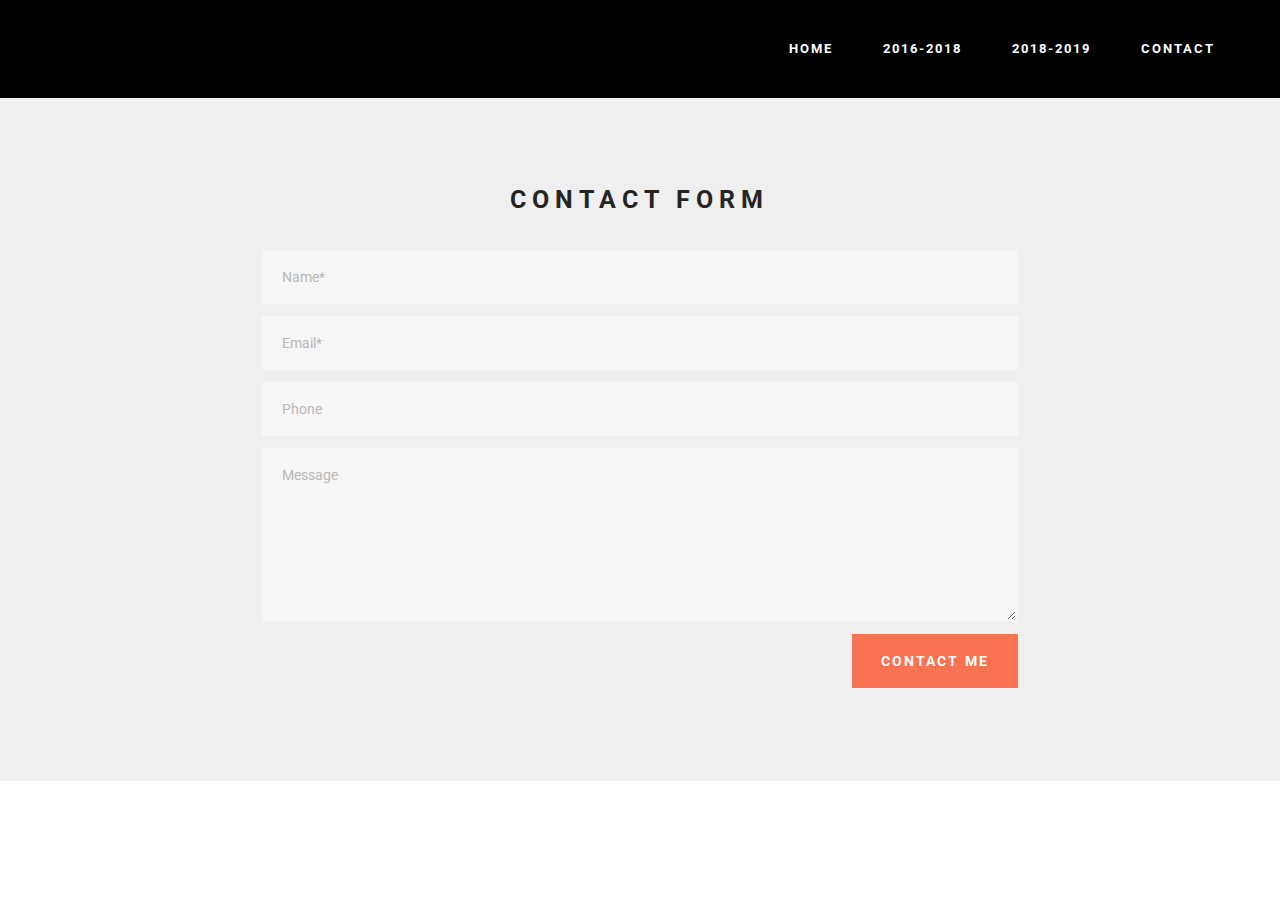
<file: page1.html>
<!DOCTYPE html>
<html >
<head>
  <!-- Site made with Mobirise Website Builder v4.8.3, https://mobirise.com -->
  <meta charset="UTF-8">
  <meta http-equiv="X-UA-Compatible" content="IE=edge">
  <meta name="generator" content="Mobirise v4.8.3, mobirise.com">
  <meta name="viewport" content="width=device-width, initial-scale=1, minimum-scale=1">
  <link rel="shortcut icon" href="assets/images/logo.png" type="image/x-icon">
  <meta name="description" content="Website Builder Description">
  <title>contact</title>
  <link rel="stylesheet" href="https://fonts.googleapis.com/css?family=Roboto:700,400&subset=cyrillic,latin,greek,vietnamese">
  <link rel="stylesheet" href="assets/bootstrap/css/bootstrap.min.css">
  <link rel="stylesheet" href="assets/mobirise/css/style.css">
  <link rel="stylesheet" href="assets/mobirise/css/mbr-additional.css" type="text/css">
  
  
  
</head>
<body>

<!-- Google Analytics -->
<!-- Global site tag (gtag.js) - Google Analytics -->
<script async src="https://www.googletagmanager.com/gtag/js?id=UA-114905351-1"></script>
<script>
  window.dataLayer = window.dataLayer || [];
  function gtag(){dataLayer.push(arguments);}
  gtag('js', new Date());

  gtag('config', 'UA-114905351-1');
</script>


<!-- /Google Analytics -->


  <section class="mbr-navbar mbr-navbar--freeze mbr-navbar--absolute mbr-navbar--auto-collapse" id="ext_menu-2b" data-rv-view="271">
    <div class="mbr-navbar__section mbr-section">
        <div class="mbr-section__container container">
            <div class="mbr-navbar__container">
                
                <div class="mbr-navbar__hamburger mbr-hamburger"><span class="mbr-hamburger__line"></span></div>
                <div class="mbr-navbar__column mbr-navbar__menu">
                    <nav class="mbr-navbar__menu-box mbr-navbar__menu-box--inline-right">
                        <div class="mbr-navbar__column">
                            <ul class="mbr-navbar__items mbr-navbar__items--right float-left mbr-buttons mbr-buttons--freeze mbr-buttons--right btn-decorator mbr-buttons--active mbr-buttons--only-links"><li class="mbr-navbar__item"><a class="mbr-buttons__link btn text-white" href="index.html">HOME</a></li> <li class="mbr-navbar__item"><a class="mbr-buttons__link btn text-white" href="page4.html">2016-2018</a></li> <li class="mbr-navbar__item"><a class="mbr-buttons__link btn text-white" href="page3.html">2018-2019</a></li><li class="mbr-navbar__item"><a class="mbr-buttons__link btn text-white" href="page1.html">CONTACT</a></li></ul>                            
                            
                        </div>
                    </nav>
                </div>
            </div>
        </div>
    </div>
</section>

<section class="engine"><a href="https://mobiri.se/v">free html templates</a></section><section class="mbr-section mbr-section--relative mbr-section--fixed-size mbr-after-navbar" id="form1-2c" data-rv-view="273" style="background-color: rgb(239, 239, 239);">
    
    <div class="mbr-section__container mbr-section__container--std-padding container" style="padding-top: 93px; padding-bottom: 93px;">
        <div class="row">
            <div class="col-sm-12">
                <div class="row">
                    <div class="col-sm-8 col-sm-offset-2" data-form-type="formoid">
                        <div class="mbr-header mbr-header--center mbr-header--std-padding">
                            <h2 class="mbr-header__text">CONTACT FORM</h2>
                        </div>
                        <div data-form-alert="true">
                            <div class="hide" data-form-alert-success="true">Thanks for filling out form!</div>
                        </div>
                        <form action="https://mobirise.com/" method="post" data-form-title="CONTACT FORM">
                            <input type="hidden" value="unWQYmpKpbKLz4pY7gVugtG89Hke8fah8rHQ3zdODl+DTwznrwC3jhVwMJe1ETJ9z4Ptq5Srkqfujoxr86+U5U8rfALzkqOuTjlwuz0vW1oXAq+dHmNxcHNhbIJRXvcp" data-form-email="true">
                            <div class="form-group">
                                <input type="text" class="form-control" name="name" required="" placeholder="Name*" data-form-field="Name">
                            </div>
                            <div class="form-group">
                                <input type="email" class="form-control" name="email" required="" placeholder="Email*" data-form-field="Email">
                            </div>
                            <div class="form-group">
                                <input type="tel" class="form-control" name="phone" placeholder="Phone" data-form-field="Phone">
                            </div>
                            <div class="form-group">
                                <textarea class="form-control" name="message" rows="7" placeholder="Message" data-form-field="Message"></textarea>
                            </div>
                            <div class="mbr-buttons mbr-buttons--right"><button type="submit" class="mbr-buttons__btn btn btn-lg btn-danger">CONTACT ME</button></div>
                        </form>
                    </div>
                </div>
            </div>
        </div>
    </div>
</section>


  <script src="assets/web/assets/jquery/jquery.min.js"></script>
  <script src="assets/bootstrap/js/bootstrap.min.js"></script>
  <script src="assets/smooth-scroll/smooth-scroll.js"></script>
  <script src="assets/cookies-alert-plugin/cookies-alert-core.js"></script>
  <script src="assets/cookies-alert-plugin/cookies-alert-script.js"></script>
  <!--[if lte IE 9]>
    <script src="assets/jquery-placeholder/jquery.placeholder.min.js"></script>
  <![endif]-->
  <script src="assets/mobirise/js/script.js"></script>
  <script src="assets/formoid/formoid.min.js"></script>
  
  
<input name="cookieData" type="hidden" data-cookie-text="We use cookies to give you the best experience. Read our <a href='privacy.html'>cookie policy</a>.">
  </body>
</html>
</file>
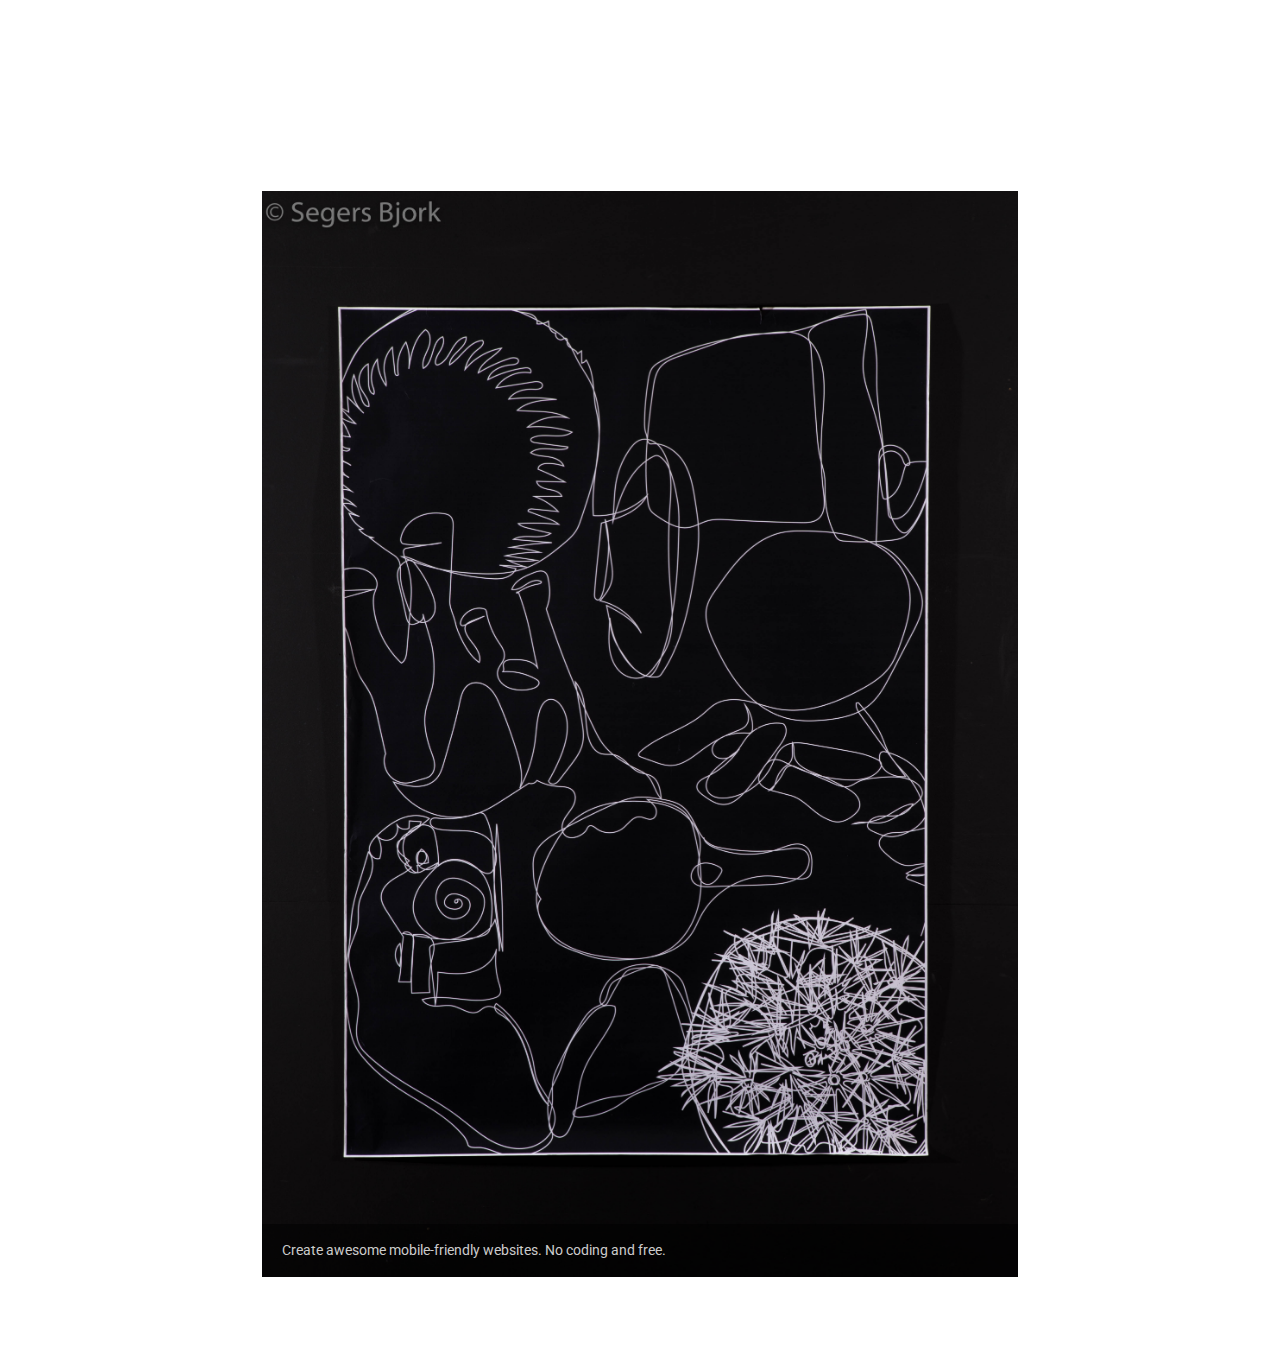
<file: page2.html>
<!DOCTYPE html>
<html>
<head>
  <!-- Site made with Mobirise Website Builder v4.3.2, https://mobirise.com -->
  <meta charset="UTF-8">
  <meta http-equiv="X-UA-Compatible" content="IE=edge">
  <meta name="generator" content="Mobirise v4.3.2, mobirise.com">
  <meta name="viewport" content="width=device-width, initial-scale=1">
  <link rel="shortcut icon" href="assets/images/logo.png" type="image/x-icon">
  <meta name="description" content="">
  <title>verzameling</title>
  <link rel="stylesheet" href="https://fonts.googleapis.com/css?family=Roboto:700,400&subset=cyrillic,latin,greek,vietnamese">
  <link rel="stylesheet" href="assets/bootstrap/css/bootstrap.min.css">
  <link rel="stylesheet" href="assets/mobirise/css/style.css">
  <link rel="stylesheet" href="assets/dropdown-menu/style.css">
  <link rel="stylesheet" href="assets/mobirise/css/mbr-additional.css" type="text/css">
  
  
  
</head>
<body>
<section id="dropdown-menu-q" data-rv-view="60">

    <nav class="navbar navbar-dropdown transparent bg-color">

        <div class="container">

            <div class="navbar-brand">
                
                <a class="text-white" href="https://mobirise.com">Bjork Segers - Portfolio<br></a>
            </div>

            <button class="navbar-toggler pull-xs-right hidden-md-up" type="button" data-toggle="collapse" data-target="#exCollapsingNavbar">
                <div class="hamburger-icon"></div>
            </button>

            <ul class="nav-dropdown collapse pull-xs-right navbar-toggleable-sm nav navbar-nav" id="exCollapsingNavbar"><li class="nav-item"><a class="nav-link link" href="https://mobirise.com/"></a></li></ul>

        </div>

    </nav>

</section>

<section class="engine"><a href="https://mobirise.co/o">bootstrap buttons</a></section><section class="mbr-section mbr-after-navbar" id="image2-1t" data-rv-view="62">
    <div class="mbr-section__container container mbr-section__container--isolated">
        <div class="row">
            <div class="col-sm-8 col-sm-offset-2">
                <figure class="mbr-figure mbr-figure--wysiwyg mbr-figure--full-width mbr-figure--caption-inside-bottom">

                    <div><img src="assets/images/afb-5.jpg" class="mbr-figure__img"></div>
                    <figcaption class="mbr-figure__caption">
                        <small class="mbr-figure__caption-small">Create awesome mobile-friendly websites. No coding and free.</small>
                    </figcaption>
                </figure>
            </div>
        </div>
    </div>
</section>


  <script src="assets/web/assets/jquery/jquery.min.js"></script>
  <script src="assets/bootstrap/js/bootstrap.min.js"></script>
  <script src="assets/smooth-scroll/smooth-scroll.js"></script>
  <script src="assets/mobirise/js/script.js"></script>
  <script src="assets/dropdown-menu/script.js"></script>
  
  
</body>
</html>
</file>
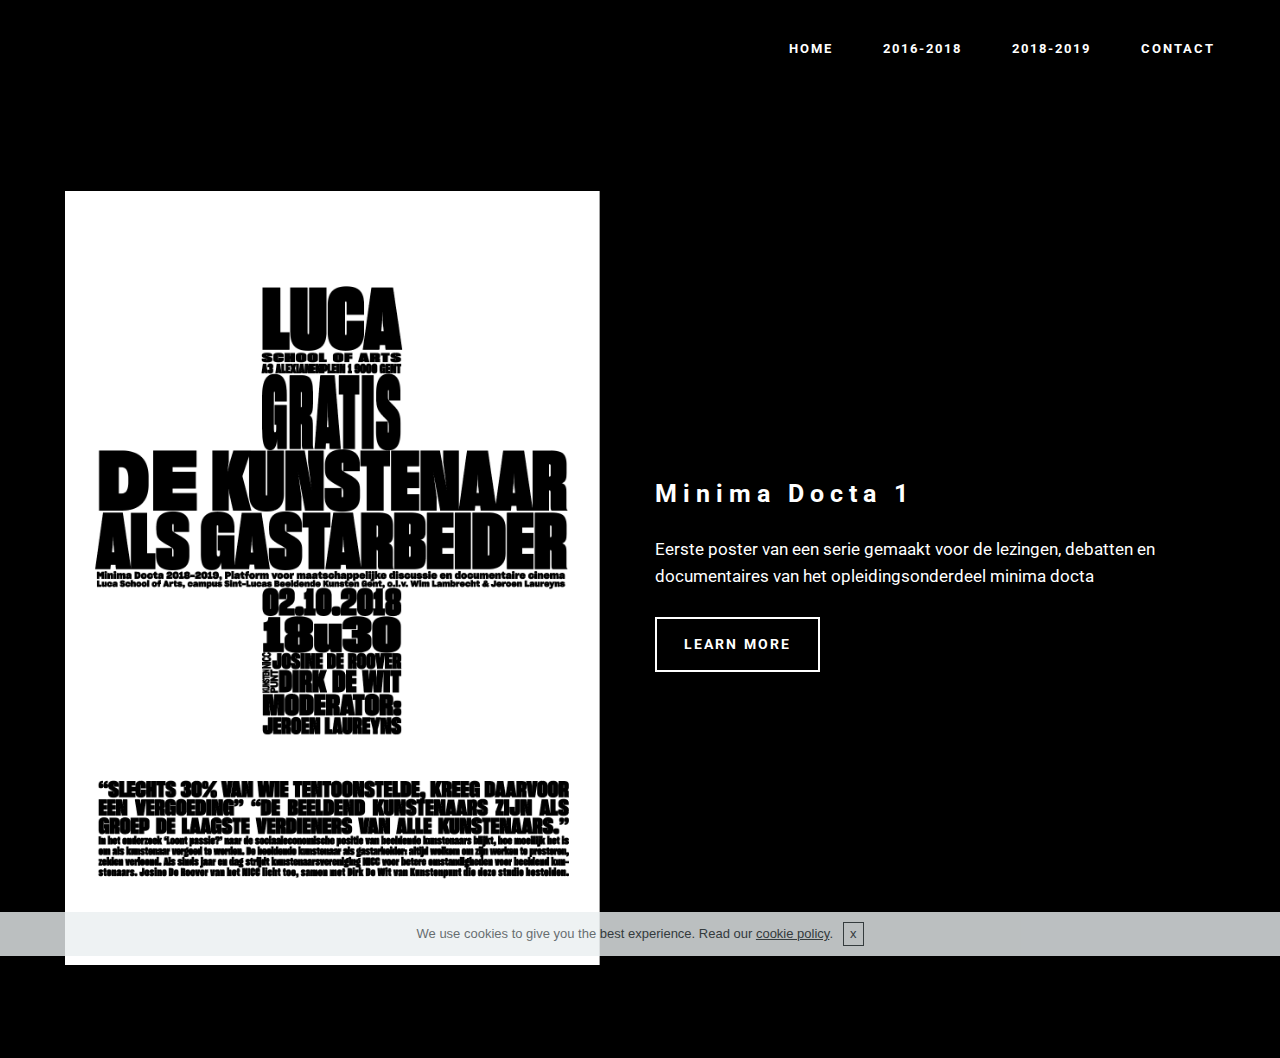
<file: page3.html>
<!DOCTYPE html>
<html >
<head>
  <!-- Site made with Mobirise Website Builder v4.8.3, https://mobirise.com -->
  <meta charset="UTF-8">
  <meta http-equiv="X-UA-Compatible" content="IE=edge">
  <meta name="generator" content="Mobirise v4.8.3, mobirise.com">
  <meta name="viewport" content="width=device-width, initial-scale=1, minimum-scale=1">
  <link rel="shortcut icon" href="assets/images/logo.png" type="image/x-icon">
  <meta name="description" content="Web Site Builder Description">
  <title>2018-2019</title>
  <link rel="stylesheet" href="https://fonts.googleapis.com/css?family=Roboto:700,400&subset=cyrillic,latin,greek,vietnamese">
  <link rel="stylesheet" href="assets/bootstrap/css/bootstrap.min.css">
  <link rel="stylesheet" href="assets/mobirise/css/style.css">
  <link rel="stylesheet" href="assets/mobirise/css/mbr-additional.css" type="text/css">
  
  
  
</head>
<body>

<!-- Google Analytics -->
<!-- Global site tag (gtag.js) - Google Analytics -->
<script async src="https://www.googletagmanager.com/gtag/js?id=UA-114905351-1"></script>
<script>
  window.dataLayer = window.dataLayer || [];
  function gtag(){dataLayer.push(arguments);}
  gtag('js', new Date());

  gtag('config', 'UA-114905351-1');
</script>


<!-- /Google Analytics -->


  <section class="mbr-navbar mbr-navbar--freeze mbr-navbar--absolute mbr-navbar--auto-collapse" id="ext_menu-2f" data-rv-view="282">
    <div class="mbr-navbar__section mbr-section">
        <div class="mbr-section__container container">
            <div class="mbr-navbar__container">
                
                <div class="mbr-navbar__hamburger mbr-hamburger"><span class="mbr-hamburger__line"></span></div>
                <div class="mbr-navbar__column mbr-navbar__menu">
                    <nav class="mbr-navbar__menu-box mbr-navbar__menu-box--inline-right">
                        <div class="mbr-navbar__column">
                            <ul class="mbr-navbar__items mbr-navbar__items--right float-left mbr-buttons mbr-buttons--freeze mbr-buttons--right btn-decorator mbr-buttons--active mbr-buttons--only-links"><li class="mbr-navbar__item"><a class="mbr-buttons__link btn text-white" href="index.html">HOME</a></li> <li class="mbr-navbar__item"><a class="mbr-buttons__link btn text-white" href="page4.html">2016-2018</a></li> <li class="mbr-navbar__item"><a class="mbr-buttons__link btn text-white" href="page3.html">2018-2019</a></li><li class="mbr-navbar__item"><a class="mbr-buttons__link btn text-white" href="page1.html">CONTACT</a></li></ul>                            
                            
                        </div>
                    </nav>
                </div>
            </div>
        </div>
    </div>
</section>

<section class="engine"><a href="https://mobiri.se/b">create a website for free</a></section><section class="mbr-section mbr-section--relative mbr-after-navbar" id="msg-box5-2n" data-rv-view="284" style="background-color: rgb(0, 0, 0);">
    
    <div class="mbr-section__container mbr-section__container--isolated container" style="padding-top: 93px; padding-bottom: 93px;">
        <div class="row">
            <div class="mbr-box mbr-box--fixed mbr-box--adapted">
                <div class="mbr-box__magnet mbr-box__magnet--top-right mbr-section__left col-sm-6 image-size" style="width: 50%;">
                    <figure class="mbr-figure mbr-figure--adapted mbr-figure--caption-inside-bottom mbr-figure--full-width"><img src="assets/images/schermafbeelding-2018-09-29-om-12.22.07.png" class="mbr-figure__img"></figure>
                </div>
                <div class="mbr-box__magnet mbr-class-mbr-box__magnet--center-left col-sm-6 content-size mbr-section__right">
                    <div class="mbr-section__container mbr-section__container--middle">
                        <div class="mbr-header mbr-header--auto-align mbr-header--wysiwyg">
                            <h3 class="mbr-header__text">Minima Docta 1</h3>
                            
                        </div>
                    </div>
                    <div class="mbr-section__container mbr-section__container--middle">
                        <div class="mbr-article mbr-article--auto-align mbr-article--wysiwyg">Eerste poster van een serie gemaakt voor de lezingen, debatten en documentaires van het opleidingsonderdeel minima docta</div>
                    </div>
                    <div class="mbr-section__container">
                        <div class="mbr-buttons mbr-buttons--auto-align btn-inverse"><a class="mbr-buttons__btn btn btn-lg btn-default" href="https://mobirise.com">LEARN MORE</a></div>
                    </div>
                </div>
                
            </div>
        </div>
    </div>
</section>


  <script src="assets/web/assets/jquery/jquery.min.js"></script>
  <script src="assets/bootstrap/js/bootstrap.min.js"></script>
  <script src="assets/smooth-scroll/smooth-scroll.js"></script>
  <script src="assets/cookies-alert-plugin/cookies-alert-core.js"></script>
  <script src="assets/cookies-alert-plugin/cookies-alert-script.js"></script>
  <script src="assets/mobirise/js/script.js"></script>
  
  
<input name="cookieData" type="hidden" data-cookie-text="We use cookies to give you the best experience. Read our <a href='privacy.html'>cookie policy</a>.">
  </body>
</html>
</file>
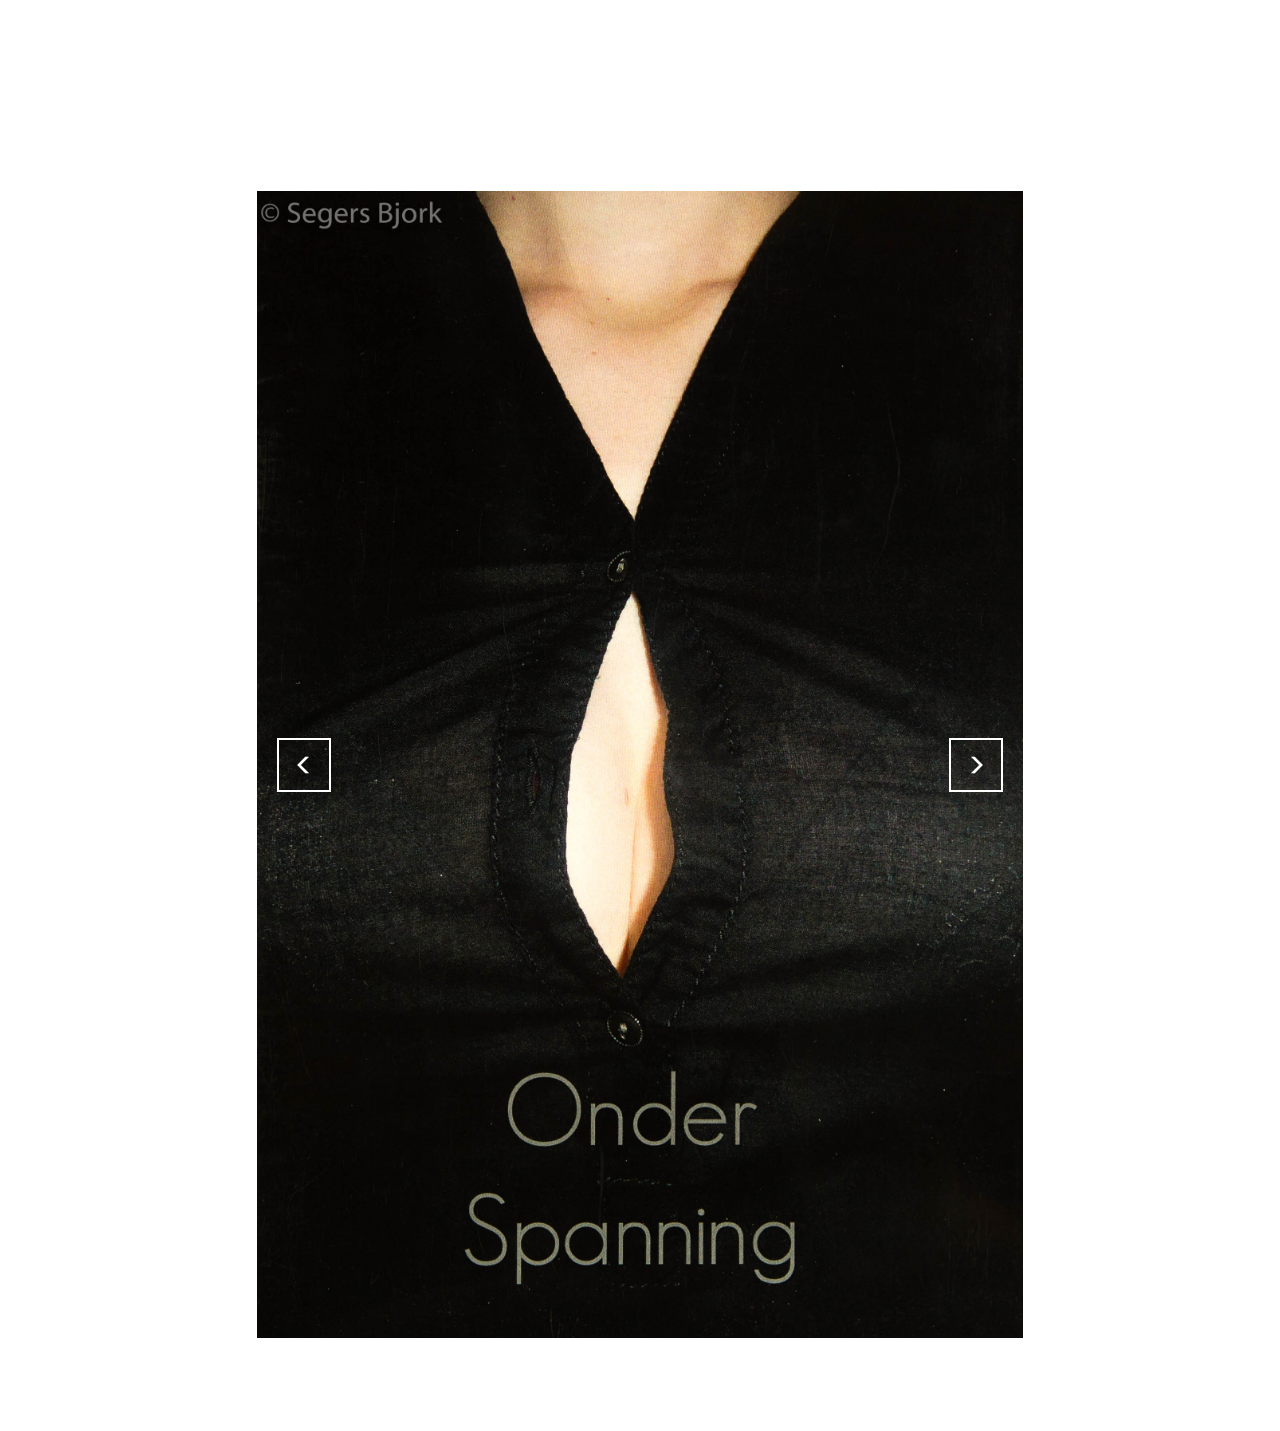
<file: page5.html>
<!DOCTYPE html>
<html>
<head>
  <!-- Site made with Mobirise Website Builder v4.3.2, https://mobirise.com -->
  <meta charset="UTF-8">
  <meta http-equiv="X-UA-Compatible" content="IE=edge">
  <meta name="generator" content="Mobirise v4.3.2, mobirise.com">
  <meta name="viewport" content="width=device-width, initial-scale=1">
  <link rel="shortcut icon" href="assets/images/logo.png" type="image/x-icon">
  <meta name="description" content="">
  <title>knopen</title>
  <link rel="stylesheet" href="https://fonts.googleapis.com/css?family=Roboto:700,400&subset=cyrillic,latin,greek,vietnamese">
  <link rel="stylesheet" href="assets/bootstrap/css/bootstrap.min.css">
  <link rel="stylesheet" href="assets/mobirise/css/style.css">
  <link rel="stylesheet" href="assets/dropdown-menu/style.css">
  <link rel="stylesheet" href="assets/mobirise-slider/style.css">
  <link rel="stylesheet" href="assets/mobirise/css/mbr-additional.css" type="text/css">
  
  
  
</head>
<body>
<section id="dropdown-menu-z" data-rv-view="131">

    <nav class="navbar navbar-dropdown transparent bg-color">

        <div class="container">

            <div class="navbar-brand">
                
                <a class="text-white" href="https://mobirise.com">Bjork Segers - Portfolio<br></a>
            </div>

            <button class="navbar-toggler pull-xs-right hidden-md-up" type="button" data-toggle="collapse" data-target="#exCollapsingNavbar">
                <div class="hamburger-icon"></div>
            </button>

            <ul class="nav-dropdown collapse pull-xs-right navbar-toggleable-sm nav navbar-nav" id="exCollapsingNavbar"><li class="nav-item"><a class="nav-link link" href="https://mobirise.com/"></a></li></ul>

        </div>

    </nav>

</section>

<section class="engine"><a href="https://mobirise.co/m">bootstrap table</a></section><section class="mbr-slider mbr-section mbr-section--no-padding carousel slide mbr-after-navbar" data-ride="carousel" data-wrap="true" data-interval="5000" id="slider2-1u" data-rv-view="133">
    <div class="mbr-section__container article-slider container mbr-section__container--isolated">
        <div class=" col-sm-offset-2 col-sm-8">
            
            <div class="carousel-inner" role="listbox">
                <div class="mbr-box mbr-section mbr-section--relative mbr-section--fixed-size mbr-section--bg-adapted item dark center active">
                    <div class="mbr-box__magnet mbr-box__magnet--center-right">
                                            
                        <div>
                            <img src="assets/images/afb-4.jpg">
                            <div class="row">
                                <div class=" col-md-6 col-md-offset-5">  

                                <div class="mbr-hero">
                                    

                                    
                                </div>
                                
                                </div>
                            </div>
                        </div>
                    </div>
                </div><div class="mbr-box mbr-section mbr-section--relative mbr-section--fixed-size mbr-section--bg-adapted item dark center">
                    <div class="mbr-box__magnet mbr-box__magnet--center-left">
                                            
                        <div>
                            <img src="assets/images/afb-34.jpg">
                            <div class="row">
                                <div class=" col-md-offset-1 col-md-6">  

                                <div class="mbr-hero">
                                    

                                    
                                </div>
                                
                                </div>
                            </div>
                        </div>
                    </div>
                </div><div class="mbr-box mbr-section mbr-section--relative mbr-section--fixed-size mbr-section--bg-adapted item dark center">
                    <div class="mbr-box__magnet mbr-box__magnet--center-center">
                                            
                        <div>
                            <img src="assets/images/afb-35.jpg">
                            <div class="row">
                                <div class=" col-md-8 col-md-offset-2">  

                                <div class="mbr-hero">
                                    

                                    
                                </div>
                                
                                </div>
                            </div>
                        </div>
                    </div>
                </div><div class="mbr-box mbr-section mbr-section--relative mbr-section--fixed-size mbr-section--bg-adapted item dark center">
                    <div class="mbr-box__magnet mbr-box__magnet--center-center">
                                            
                        <div>
                            <img src="assets/images/afb-36.jpg">
                            <div class="row">
                                <div class=" col-md-8 col-md-offset-2">  

                                <div class="mbr-hero">
                                    

                                    
                                </div>
                                
                                </div>
                            </div>
                        </div>
                    </div>
                </div><div class="mbr-box mbr-section mbr-section--relative mbr-section--fixed-size mbr-section--bg-adapted item dark center">
                    <div class="mbr-box__magnet mbr-box__magnet--center-center">
                                            
                        <div>
                            <img src="assets/images/afb-37.jpg">
                            <div class="row">
                                <div class=" col-md-8 col-md-offset-2">  

                                <div class="mbr-hero">
                                    

                                    
                                </div>
                                
                                </div>
                            </div>
                        </div>
                    </div>
                </div><div class="mbr-box mbr-section mbr-section--relative mbr-section--fixed-size mbr-section--bg-adapted item dark center">
                    <div class="mbr-box__magnet mbr-box__magnet--center-center">
                                            
                        <div>
                            <img src="assets/images/afb-38.jpg">
                            <div class="row">
                                <div class=" col-md-8 col-md-offset-2">  

                                <div class="mbr-hero">
                                    

                                    
                                </div>
                                
                                </div>
                            </div>
                        </div>
                    </div>
                </div><div class="mbr-box mbr-section mbr-section--relative mbr-section--fixed-size mbr-section--bg-adapted item dark center">
                    <div class="mbr-box__magnet mbr-box__magnet--center-center">
                                            
                        <div>
                            <img src="assets/images/afb-39.jpg">
                            <div class="row">
                                <div class=" col-md-8 col-md-offset-2">  

                                <div class="mbr-hero">
                                    

                                    
                                </div>
                                
                                </div>
                            </div>
                        </div>
                    </div>
                </div><div class="mbr-box mbr-section mbr-section--relative mbr-section--fixed-size mbr-section--bg-adapted item dark center">
                    <div class="mbr-box__magnet mbr-box__magnet--center-center">
                                            
                        <div>
                            <img src="assets/images/afb-40.jpg">
                            <div class="row">
                                <div class=" col-md-8 col-md-offset-2">  

                                <div class="mbr-hero">
                                    

                                    
                                </div>
                                
                                </div>
                            </div>
                        </div>
                    </div>
                </div><div class="mbr-box mbr-section mbr-section--relative mbr-section--fixed-size mbr-section--bg-adapted item dark center">
                    <div class="mbr-box__magnet mbr-box__magnet--center-center">
                                            
                        <div>
                            <img src="assets/images/afb-41.jpg">
                            <div class="row">
                                <div class=" col-md-8 col-md-offset-2">  

                                <div class="mbr-hero">
                                    

                                    
                                </div>
                                
                                </div>
                            </div>
                        </div>
                    </div>
                </div><div class="mbr-box mbr-section mbr-section--relative mbr-section--fixed-size mbr-section--bg-adapted item dark center">
                    <div class="mbr-box__magnet mbr-box__magnet--center-center">
                                            
                        <div>
                            <img src="assets/images/afb-42.jpg">
                            <div class="row">
                                <div class=" col-md-8 col-md-offset-2">  

                                <div class="mbr-hero">
                                    

                                    
                                </div>
                                
                                </div>
                            </div>
                        </div>
                    </div>
                </div><div class="mbr-box mbr-section mbr-section--relative mbr-section--fixed-size mbr-section--bg-adapted item dark center">
                    <div class="mbr-box__magnet mbr-box__magnet--center-center">
                                            
                        <div>
                            <img src="assets/images/afb-43.jpg">
                            <div class="row">
                                <div class=" col-md-8 col-md-offset-2">  

                                <div class="mbr-hero">
                                    

                                    
                                </div>
                                
                                </div>
                            </div>
                        </div>
                    </div>
                </div>
            </div>
            
            <a data-app-prevent-settings="" class="left carousel-control" role="button" data-slide="prev" href="#slider2-1u">
                <span class="glyphicon glyphicon-menu-left" aria-hidden="true"></span>
                <span class="sr-only">Previous</span>
            </a>
            <a data-app-prevent-settings="" class="right carousel-control" role="button" data-slide="next" href="#slider2-1u">
                <span class="glyphicon glyphicon-menu-right" aria-hidden="true"></span>
                <span class="sr-only">Next</span>
            </a>
        </div>
    </div>
</section>


  <script src="assets/web/assets/jquery/jquery.min.js"></script>
  <script src="assets/bootstrap/js/bootstrap.min.js"></script>
  <script src="assets/smooth-scroll/smooth-scroll.js"></script>
  <script src="assets/bootstrap-carousel-swipe/bootstrap-carousel-swipe.js"></script>
  <script src="assets/mobirise/js/script.js"></script>
  <script src="assets/dropdown-menu/script.js"></script>
  
  
</body>
</html>
</file>
<file: assets/mobirise/css/mbr-additional.css>
#ext_menu-27 .mbr-brand__name {
  font-size: 16px;
}
#ext_menu-27.mbr-navbar--stuck .mbr-navbar__section {
  background: #000000;
}
#ext_menu-27 .mbr-navbar__section {
  background: #000000;
}
#ext_menu-27 .mbr-navbar__hamburger {
  color: #553982;
}
#header3-26 H3 {
  text-align: left;
}
#ext_menu-2b .mbr-brand__name {
  font-size: 16px;
}
#ext_menu-2b.mbr-navbar--stuck .mbr-navbar__section {
  background: #000000;
}
#ext_menu-2b .mbr-navbar__section {
  background: #000000;
}
#ext_menu-2b .mbr-navbar__hamburger {
  color: #553982;
}
#ext_menu-2f .mbr-brand__name {
  font-size: 16px;
}
#ext_menu-2f.mbr-navbar--stuck .mbr-navbar__section {
  background: #000000;
}
#ext_menu-2f .mbr-navbar__section {
  background: #000000;
}
#ext_menu-2f .mbr-navbar__hamburger {
  color: #553982;
}
#msg-box5-2n .mbr-header__text {
  color: #ffffff;
}
#msg-box5-2n .mbr-header__subtext {
  color: #ffffff;
}
#msg-box5-2n .mbr-article {
  color: #ffffff;
}
#ext_menu-2g .mbr-brand__name {
  font-size: 16px;
}
#ext_menu-2g.mbr-navbar--stuck .mbr-navbar__section {
  background: #000000;
}
#ext_menu-2g .mbr-navbar__section {
  background: #000000;
}
#ext_menu-2g .mbr-navbar__hamburger {
  color: #553982;
}
</file>
<file: assets/dropdown-menu/style.css>
.navbar-dropdown .dropup,.navbar-dropdown .dropdown{position:relative}.navbar-dropdown .dropdown-toggle::after{display:inline-block;width:0;height:0;margin-right:.25rem;margin-left:.25rem;vertical-align:middle;content:"";border-top:0.3em solid;border-right:0.3em solid transparent;border-left:0.3em solid transparent}.navbar-dropdown .dropdown-toggle:focus{outline:0}.navbar-dropdown .dropup .dropdown-toggle::after{border-top:0;border-bottom:0.3em solid}.navbar-dropdown .dropdown-menu{position:absolute;top:100%;left:0;z-index:1000;display:none;float:left;min-width:160px;padding:5px 0;margin:2px 0 0;font-size:1rem;color:#373a3c;text-align:left;list-style:none;background-color:#fff;background-clip:padding-box;border:1px solid rgba(0,0,0,0.15);border-radius:0.25rem}.navbar-dropdown .dropdown-divider{height:1px;margin:0.5rem 0;overflow:hidden;background-color:#e5e5e5}.navbar-dropdown .dropdown-item{display:block;width:100%;padding:3px 20px;clear:both;font-weight:normal;line-height:1.5;color:#373a3c;text-align:inherit;white-space:nowrap;background:none;border:0}.navbar-dropdown .dropdown-item:focus,.navbar-dropdown .dropdown-item:hover{color:#2b2d2f;text-decoration:none;background-color:#f5f5f5}.navbar-dropdown .dropdown-item.active,.navbar-dropdown .dropdown-item.active:focus,.navbar-dropdown .dropdown-item.active:hover{color:#fff;text-decoration:none;background-color:#0275d8;outline:0}.navbar-dropdown .dropdown-item.disabled,.navbar-dropdown .dropdown-item.disabled:focus,.navbar-dropdown .dropdown-item.disabled:hover{color:#818a91}.navbar-dropdown .dropdown-item.disabled:focus,.navbar-dropdown .dropdown-item.disabled:hover{text-decoration:none;cursor:not-allowed;background-color:transparent;background-image:none;filter:"progid:DXImageTransform.Microsoft.gradient(enabled = false)"}.navbar-dropdown .open > .dropdown-menu{display:block}.navbar-dropdown .open > a{outline:0}.navbar-dropdown .dropdown-menu-right{right:0;left:auto}.navbar-dropdown .dropdown-menu-left{right:auto;left:0}.navbar-dropdown .dropdown-header{display:block;padding:3px 20px;font-size:0.875rem;line-height:1.5;color:#818a91;white-space:nowrap}.navbar-dropdown .dropdown-backdrop{position:fixed;top:0;right:0;bottom:0;left:0;z-index:990}.navbar-dropdown .pull-right > .dropdown-menu{right:0;left:auto}.navbar-dropdown .dropup .caret,.navbar-dropdown .navbar-fixed-bottom .dropdown .caret{content:"";border-top:0;border-bottom:0.3em solid}.navbar-dropdown .dropup .dropdown-menu,.navbar-dropdown .navbar-fixed-bottom .dropdown .dropdown-menu{top:auto;bottom:100%;margin-bottom:2px}.nav-link{display:inline-block}.nav-link:focus,.nav-link:hover{text-decoration:none}.navbar-nav .nav-item{float:left}.navbar-nav .nav-link{display:block;padding-top:.425rem;padding-bottom:.425rem}.navbar-nav .nav-link + .nav-link{margin-left:1rem}.navbar-nav .nav-item + .nav-item{margin-left:1rem}.navbar-toggler{padding:.5rem .75rem;font-size:1.25rem;line-height:1;background:none;border:1px solid transparent;border-radius:0.25rem}.navbar-toggler:focus,.navbar-toggler:hover{text-decoration:none}@media (min-width:544px){.navbar-toggleable-xs{display:block!important}}@media (min-width:768px){.navbar-toggleable-sm{display:block!important}}@media (min-width:992px){.navbar-toggleable-md{display:block!important}}.pull-xs-left{float:left!important}.pull-xs-right{float:right!important}.pull-xs-none{float:none!important}@media (min-width:544px){.pull-sm-left{float:left!important}.pull-sm-right{float:right!important}.pull-sm-none{float:none!important}}@media (min-width:768px){.pull-md-left{float:left!important}.pull-md-right{float:right!important}.pull-md-none{float:none!important}}@media (min-width:992px){.pull-lg-left{float:left!important}.pull-lg-right{float:right!important}.pull-lg-none{float:none!important}}@media (min-width:1200px){.pull-xl-left{float:left!important}.pull-xl-right{float:right!important}.pull-xl-none{float:none!important}}.hidden-xs-up{display:none!important}@media (max-width:543px){.hidden-xs-down{display:none!important}}@media (min-width:544px){.hidden-sm-up{display:none!important}}@media (max-width:767px){.hidden-sm-down{display:none!important}}@media (min-width:768px){.hidden-md-up{display:none!important}}@media (max-width:991px){.hidden-md-down{display:none!important}}@media (min-width:992px){.hidden-lg-up{display:none!important}}@media (max-width:1199px){.hidden-lg-down{display:none!important}}@media (min-width:1200px){.hidden-xl-up{display:none!important}}.hidden-xl-down{display:none!important}.navbar-dropdown-open{overflow:hidden!important}.navbar-dropdown-open .navbar-dropdown.opened{bottom:0;left:0;overflow-y:scroll;position:fixed;right:0;top:0;transition:none}.navbar-dropdown{left:0;padding-top:1.5rem;padding-bottom:1.5rem;position:absolute;right:0;top:0;transition:all 0.25s ease;z-index:1030}.navbar-dropdown .navbar-brand,.navbar-dropdown .navbar-toggler{position:relative;z-index:995}.navbar-dropdown.bg-color.transparent{background:none!important}.navbar-dropdown.navbar-fixed-top{position:fixed}.navbar-dropdown .navbar-brand{line-height:0;margin-right:1.5rem;padding:0}.navbar-dropdown .navbar-brand a{line-height:2.35rem;vertical-align:middle}.navbar-dropdown .navbar-brand a,.navbar-dropdown .navbar-brand a:hover{text-decoration:none}.navbar-dropdown .navbar-brand .navbar-logo,.navbar-dropdown .navbar-brand .navbar-logo a{line-height:0;vertical-align:baseline}.navbar-dropdown .navbar-logo{margin-right:0.5rem}.navbar-dropdown .navbar-logo img{display:inline;height:2.35rem}@media (max-width:543px){.navbar-dropdown .navbar-toggleable-xs{padding-top:0.425rem}.navbar-dropdown .navbar-toggleable-xs .btn{margin-bottom:0.425rem;margin-top:0.425rem}.navbar-dropdown .navbar-toggleable-xs .dropdown-menu{padding-bottom:0.425rem}.navbar-dropdown .navbar-toggleable-xs .dropdown-menu .dropdown-menu{padding-bottom:0}}@media (max-width:767px){.navbar-dropdown .navbar-toggleable-sm{padding-top:0.425rem}.navbar-dropdown .navbar-toggleable-sm .btn{margin-bottom:0.425rem;margin-top:0.425rem}.navbar-dropdown .navbar-toggleable-sm .dropdown-menu{padding-bottom:0.425rem}.navbar-dropdown .navbar-toggleable-sm .dropdown-menu .dropdown-menu{padding-bottom:0}}@media (max-width:991px){.navbar-dropdown .navbar-toggleable-md{padding-top:0.425rem}.navbar-dropdown .navbar-toggleable-md .btn{margin-bottom:0.425rem;margin-top:0.425rem}.navbar-dropdown .navbar-toggleable-md .dropdown-menu{padding-bottom:0.425rem}.navbar-dropdown .navbar-toggleable-md .dropdown-menu .dropdown-menu{padding-bottom:0}}@media (min-width:544px){.navbar-dropdown{border-radius:0}}.is-builder .navbar-dropdown .dropdown-toggle::after{vertical-align:baseline}.dropdown-menu.dropdown-submenu{left:100%;margin-left:-6px;margin-top:-6px;top:0}.dropdown-menu .dropdown-toggle[data-toggle="dropdown-submenu"]::after{border-bottom:0.3em solid transparent;border-left:0.3em solid;border-right:0;border-top:0.3em solid transparent;margin-left:0.3rem}.dropdown-menu .dropdown-toggle[data-toggle="dropdown-submenu"][aria-expanded="true"]{background-color:#f5f5f5}.dropdown-menu .dropdown-item:focus{outline:0}.nav-dropdown-sm{clear:left;float:none!important;position:relative;z-index:999}.nav-dropdown-sm .nav-item{float:none}.nav-dropdown-sm .nav-item + .nav-item{margin-left:0}.nav-dropdown-sm .nav-link,.nav-dropdown-sm .dropdown-item{position:relative}.nav-dropdown-sm .dropdown-toggle::after{position:absolute;right:0;top:50%;margin-top:-0.15em}.nav-dropdown-sm .dropdown-toggle[data-toggle="dropdown-submenu"]::after{margin-left:.25rem;border-top:0.3em solid;border-right:0.3em solid transparent;border-left:0.3em solid transparent;border-bottom:0}.nav-dropdown-sm .dropdown-toggle[data-toggle="dropdown-submenu"][aria-expanded="true"]::after{border-top:0;border-right:0.3em solid transparent;border-left:0.3em solid transparent;border-bottom:0.3em solid}.nav-dropdown-sm .dropdown-menu{margin:0;padding:0;position:relative;top:0;left:0;width:100%;border:0;float:none;border-radius:0;background:none;padding-left:20px}.nav-dropdown-sm .dropdown-item{padding-left:0}.nav-dropdown-sm .dropdown-item,.nav-dropdown-sm .dropdown-item:hover,.nav-dropdown-sm .dropdown-item:focus{background:none!important}.navbar-dropdown .nav > li > a::after{-webkit-transform:none!important;-ms-transform:none!important;-o-transform:none!important;transform:none!important;-webkit-transition:none!important;-o-transition:none!important;transition:none!important;display:none}.navbar-dropdown .navbar-nav{margin:0!important}.navbar-dropdown .nav-dropdown-sm{padding-top:11px!important}.dropdown-toggle::after{display:inline-block!important;width:0!important;border-top:5px solid;border-right:5px solid transparent;border-left:5px solid transparent;border-bottom:0!important;margin-left:4px!important}.dropdown-menu .dropdown-toggle[data-toggle="dropdown-submenu"]::after{border-bottom:5px solid transparent!important;border-left:5px solid!important;border-right:0!important;border-top:5px solid transparent!important;margin-left:6px!important}.nav-dropdown-sm .dropdown-toggle[data-toggle="dropdown-submenu"][aria-expanded="true"]::after{border-top:0!important;border-right:5px solid transparent!important;border-left:5px solid transparent!important;border-bottom:5px solid!important}.nav-dropdown-sm .dropdown-toggle[data-toggle="dropdown-submenu"]::after{margin-left:5px!important;border-top:5px solid!important;border-right:5px solid transparent!important;border-left:5px solid transparent!important;border-bottom:0!important}.navbar-dropdown .btn{-webkit-transition:all 0.2s ease-in-out 0s;-o-transition:all 0.2s ease-in-out 0s;transition:all 0.2s ease-in-out 0s;border-width:2px;font-size:13px;font-weight:bold;letter-spacing:2px;text-decoration:none;word-spacing:1px}.navbar-dropdown{padding-top:25px;padding-bottom:25px;margin-bottom:0;min-height:0;border:0}.navbar-dropdown .navbar-brand{line-height:0;margin-left:0!important;margin-right:24px;padding:0;height:auto;font-weight:bold}.navbar-dropdown .navbar-logo img{height:42px}.navbar-dropdown .navbar-brand a{line-height:42px}.navbar-dropdown .navbar-brand .navbar-logo{margin-right:8px}.navbar-dropdown .navbar-brand .navbar-logo,.navbar-dropdown .navbar-brand .navbar-logo a{line-height:0}.navbar-dropdown a{text-decoration:none}.navbar-dropdown .navbar-nav > li > a{padding-top:11px;padding-bottom:11px}.navbar-dropdown .navbar-nav > li > a.btn{padding:9px 18px}.navbar-dropdown .dropdown-menu{font-size:15px;border-radius:0;padding:8px 0;border:0}.navbar-dropdown .dropdown-submenu{margin-top:-8px}.navbar-dropdown .dropdown-item{padding:4px 20px}.navbar-dropdown .nav-dropdown-sm a{padding-left:0}@media (max-width:767px){.navbar-dropdown .navbar-toggleable-sm .btn{margin-bottom:11px;margin-top:11px}}.navbar-dropdown{padding-top:25px;padding-bottom:25px;margin-bottom:0;min-height:0}.navbar-dropdown.navbar-short{padding-top:15px;padding-bottom:15px}.navbar-dropdown .navbar-nav > li > .dropdown-menu{margin-left:-5px}.navbar-dropdown .nav-dropdown-sm > li > .dropdown-menu{margin-left:0}.navbar-dropdown .nav-dropdown-sm .dropdown-menu{padding:0;padding-left:20px;padding-bottom:11px}.navbar-dropdown .nav-dropdown-sm .dropdown-menu .dropdown-menu{padding-bottom:0}.navbar-dropdown{padding-left:20px;padding-right:20px}.navbar-dropdown .container{padding-left:0;padding-right:0}.navbar-dropdown .navbar-toggler{padding:8px 12px;font-size:20px;border-radius:4px}.navbar-dropdown .btn-default-outline{color:#fff;background-color:transparent;border-color:#fff}.navbar-dropdown .btn-default-outline:hover{color:#252525;background-color:#fff;border-color:#fff}.navbar-dropdown .btn-primary-outline{color:#4c6972;background-color:transparent;border-color:#4c6972}.navbar-dropdown .btn-primary-outline:hover{color:#fff;background-color:#4c6972;border-color:#4c6972}.navbar-dropdown .btn-info-outline{color:#27aae0;background-color:transparent;border-color:#27aae0}.navbar-dropdown .btn-info-outline:hover{color:#fff;background-color:#27aae0;border-color:#27aae0}.navbar-dropdown .btn-success-outline{color:#7ac673;background-color:transparent;border-color:#7ac673}.navbar-dropdown .btn-success-outline:hover{color:#fff;background-color:#7ac673;border-color:#7ac673}.navbar-dropdown .btn-warning-outline{color:#faaf40;background-color:transparent;border-color:#faaf40}.navbar-dropdown .btn-warning-outline:hover{color:#fff;background-color:#faaf40;border-color:#faaf40}.navbar-dropdown .btn-danger-outline{color:#f97352;background-color:transparent;border-color:#f97352}.navbar-dropdown .btn-danger-outline:hover{color:#fff;background-color:#f97352;border-color:#f97352}.navbar-dropdown .btn-link-outline{color:#252525;background-color:transparent;border-color:#252525}.navbar-dropdown .btn-link-outline:hover{color:#fff;background-color:#252525;border-color:#252525}.navbar-dropdown .link,.navbar-dropdown .link:hover{color:#252525}.navbar-dropdown .nav .link{letter-spacing:2px}
</file>
<file: assets/mobirise-slider/style.css>
/*-------

   Slider

-------*/
.mbr-slider .carousel-inner > .active,
.mbr-slider .carousel-inner > .next,
.mbr-slider .carousel-inner > .prev {
	display: table;
}
.mbr-slider .carousel-control {
    background-image: none;
    width: 54px;
    height: 54px;
    top: 50%;
    margin-top: -27px;
    line-height: 54px;
    border: 2px solid #fff;
    opacity: 1;
    text-shadow: none;
    z-index: 5;
    -webkit-transition: all 0.2s ease-in-out 0s;
    -o-transition: all 0.2s ease-in-out 0s;
    transition: all 0.2s ease-in-out 0s;
}
.mbr-slider .carousel-control.left {
	margin-left: 20px;
}
.mbr-slider .carousel-control.right {
	margin-right: 20px;
}
.mbr-slider .carousel-control:hover {
	background: #fff;
	color: #000;
}
.mbr-slider .carousel-indicators {
    bottom: 20px;
}
.mbr-slider .carousel-indicators li,
.mbr-slider .carousel-indicators .active {
    width: 15px;
    height: 15px;
    margin: 3px;
    border: 2px solid #ffffff;
}

@media (max-width: 767px) {
    .mbr-slider .carousel-control {
        top: auto;
        bottom: 20px;
    }
}
.mbr-slider .mbr-overlay {
    z-index: 0;
    opacity:0.5;
}
/* boxed model */
.mbr-slider > .boxed-slider {
    position: relative;
    padding: 93px 0;
}
.mbr-slider > .boxed-slider > div{
    position: relative;

}
.mbr-slider > .container .carousel-indicators {
    margin-bottom: 3px;
}
@media (max-width: 767px) {
    .mbr-slider > .container .carousel-control {
        margin-bottom: 0px;
    }
}
.mbr-slider > .container img {
    width: 100%;
}
.mbr-slider > .container img + .row {
    position: absolute;
    top: 50%;
    left: 0;
    right: 0;
    margin-left: 0;
    margin-right: 0;
    -webkit-transform: translateY(-50%);
    -moz-transform: translateY(-50%);
    transform: translateY(-50%);
}
.mbr-slider .mbr-section {
    padding-left: 0;
    padding-right: 0;
}

/* article layout */
.mbr-slider .article-slider > div {
    padding-left: 0;
    padding-right: 0;
}
.mbr-slider > .container.article-slider .carousel-indicators {
    margin-bottom: 0;
}
</file>
<file: assets/mobirise/css/style.css>
.is-builder .animated {
  -webkit-animation-name: none !important;
  animation-name: none !important;
}
html {
  position: relative;
  min-height: 100%;
}
.mbr-embedded-video {
  position: relative;
}
.mbr-background-video,
.mbr-background-video-preview {
  bottom: 0;
  left: 0;
  overflow: hidden;
  position: absolute;
  right: 0;
  top: 0;
}
.mbr-parallax-background,
.mbr-background {
  background-attachment: fixed !important;
  background-position: 50% 0;
  background-repeat: no-repeat;
  background-size: cover !important;
}
.mbr-hidden-scrollbar .mbr-parallax-background {
  background-size: auto 130%;
}
.mobile .mbr-parallax-background {
  background-attachment: scroll !important;
}
.mbr-background {
  background-attachment: scroll !important;
}
.mbr-navbar {
  position: relative;
  width: 100%;
}
.mbr-navbar:before {
  content: "";
  display: block;
}
.mbr-navbar__brand-link:after,
.mbr-navbar__brand-img {
  max-height: 74px;
  height: 100%;
}
.mbr-navbar:before,
.mbr-navbar__container {
  height: 98px;
}
.mbr-navbar--ss .mbr-navbar__brand-link:after,
.mbr-navbar--ss .mbr-navbar__brand-img {
  height: 74px;
}
.mbr-navbar--ss:before,
.mbr-navbar--ss .mbr-navbar__container {
  height: 98px;
}
.mbr-navbar--xs .mbr-navbar__brand-link:after,
.mbr-navbar--xs .mbr-navbar__brand-img {
  height: 32px;
}
.mbr-navbar--xs:before,
.mbr-navbar--xs .mbr-navbar__container {
  height: 56px;
}
.mbr-navbar--s .mbr-navbar__brand-link:after,
.mbr-navbar--s .mbr-navbar__brand-img {
  height: 48px;
}
.mbr-navbar--s:before,
.mbr-navbar--s .mbr-navbar__container {
  height: 72px;
}
.mbr-navbar--m .mbr-navbar__brand-link:after,
.mbr-navbar--m .mbr-navbar__brand-img {
  height: 64px;
}
.mbr-navbar--m:before,
.mbr-navbar--m .mbr-navbar__container {
  height: 88px;
}
.mbr-navbar--l .mbr-navbar__brand-link:after,
.mbr-navbar--l .mbr-navbar__brand-img {
  height: 96px;
}
.mbr-navbar--l:before,
.mbr-navbar--l .mbr-navbar__container {
  height: 120px;
}
.mbr-navbar--xl .mbr-navbar__brand-link:after,
.mbr-navbar--xl .mbr-navbar__brand-img {
  height: 128px;
}
.mbr-navbar--xl:before,
.mbr-navbar--xl .mbr-navbar__container {
  height: 152px;
}
.mbr-navbar--short .mbr-navbar__brand-link:after,
.mbr-navbar--short .mbr-navbar__brand-img {
  height: 40px;
}
.mbr-navbar--short .mbr-brand__logo .mbr-iconfont{
  font-size: 40px;
}
.mbr-navbar--short:before,
.mbr-navbar--short .mbr-navbar__container {
  height: 64px;
}
.mbr-navbar--short .mbr-navbar__container {
  padding: 12px 0;
}
@media (max-width: 767px) {
  .mbr-navbar--short .mbr-navbar__brand-link:after,
  .mbr-navbar--short .mbr-navbar__brand-img {
    height: 31px;
  }
  .mbr-navbar--short:before,
  .mbr-navbar--short .mbr-navbar__container {
    height: 45px;
  }
  .mbr-navbar--short .mbr-navbar__container {
    padding: 7px 0;
  }
}
.mbr-navbar__brand-img {
  position: relative;
}
.mbr-navbar__brand-img,
.mbr-navbar__container,
.mbr-navbar__section {
  -webkit-transition: all 300ms ease-in-out 0s;
  -o-transition: all 300ms ease-in-out 0s;
  transition: all 300ms ease-in-out 0s;
}
.mbr-navbar__section {
  background: #2c2c2c;
  height: auto;
  position: absolute;
  top: 0;
  width: 100%;
  z-index: 1000;
}
.mbr-navbar__container {
  display: table;
  padding: 12px 0;
  width: 100%;
}
.mbr-navbar__menu-box {
  display: table;
  width: 100%;
}
.mbr-navbar__menu-box--inline-left,
.mbr-navbar__menu-box--inline-center,
.mbr-navbar__menu-box--inline-right {
  display: block;
  text-align: left;
}
.mbr-navbar__menu-box--inline-center {
  text-align: center;
}
.mbr-navbar__menu-box--inline-right {
  text-align: right;
}
.mbr-navbar__column {
  display: table-cell;
  vertical-align: middle;
}
.mbr-navbar__column--xxs {
  width: 1%;
}
.mbr-navbar__column--xs {
  width: 10%;
}
.mbr-navbar__column--s {
  width: 20%;
}
.mbr-navbar__column--m {
  width: 30%;
}
.mbr-navbar__column--l {
  width: 40%;
}
.mbr-navbar__column--xl {
  width: 50%;
}
.mbr-navbar__menu-box--inline-left .mbr-navbar__column,
.mbr-navbar__menu-box--inline-center .mbr-navbar__column,
.mbr-navbar__menu-box--inline-right .mbr-navbar__column {
  display: inline-block;
}
.mbr-navbar__items {
  float: left;
  padding-left: 0px;
  position: relative;
  left: -20px;
}
.mbr-navbar__items--right {
  float: right;
  left: 0;
}
.float-left {
  float: left;
}
.mbr-navbar__item {
  display: block;
  float: left;
  position: relative;
}
.mbr-navbar__hamburger {
  display: none;
  margin-top: -11px;
  position: absolute;
  right: 0;
  top: 50%;
  z-index: 10000;
}
.mbr-navbar--collapsed .mbr-navbar__container {
  position: relative;
}
.mbr-navbar--collapsed .mbr-navbar__column {
  display: block;
  width: 100%;
}
.mbr-navbar--collapsed .mbr-navbar__items--right {
  padding-top: 13px;
}
.mbr-navbar--collapsed .mbr-navbar__menu {
  background: rgba(0, 0, 0, 0.9);
  display: none;
  height: 100%;
  left: 0;
  position: fixed;
  top: 0;
  width: 100%;
  z-index: 9999;
}
.mbr-navbar--collapsed .mbr-navbar__menu-box {
  display: table-cell;
  vertical-align: middle;
}
.mbr-navbar--collapsed .mbr-navbar__items {
  float: none;
}
.mbr-navbar--collapsed .mbr-navbar__item {
  float: none;
}
.mbr-navbar--collapsed .mbr-navbar__hamburger {
  display: block;
}
.mbr-navbar--collapsed.mbr-navbar--open .mbr-navbar__menu {
  display: table;
}
.mbr-navbar--collapsed.mbr-navbar--open:not(.mbr-navbar--sticky) .mbr-navbar__section {
  background: none;
  position: fixed;
}
.mbr-navbar--collapsed.mbr-navbar--open .mbr-navbar__brand {
  visibility: hidden;
}
.mbr-navbar--collapsed.mbr-navbar--sticky.mbr-navbar--open .mbr-navbar__brand {
  visibility: visible;
}
.mbr-navbar--collapsed.mbr-navbar--open .mbr-navbar__brand-img,
.mbr-navbar--collapsed.mbr-navbar--open .mbr-navbar__container {
  -webkit-transition: none;
  -o-transition: none;
  transition: none;
}
.mbr-navbar--freeze.mbr-navbar--collapsed.mbr-navbar--open .mbr-navbar__hamburger,
.mbr-navbar--freeze.mbr-navbar--collapsed.mbr-navbar--open .mbr-navbar__hamburger:hover {
  color: #fff !important;
}
.mbr-navbar--sticky .mbr-navbar__section {
  position: fixed;
}
.mbr-navbar--absolute {
  position: absolute;
}
/* fix for popup menu conflict */
@media (max-width: 480px) {
  .mbr-navbar--absolute.mbr-navbar[id^=menu-] {
    position: absolute;
  }
}
.mbr-navbar--transparent .mbr-navbar__section {
  background: none;
}
.mbr-navbar--stuck .mbr-navbar__section,
.mbr-navbar--relative .mbr-navbar__section {
  background: #2c2c2c;
}
@media (max-width: 991px) {
  .mbr-navbar--auto-collapse .mbr-navbar__container {
    position: relative;
  }
  .mbr-navbar--auto-collapse .mbr-navbar__column {
    display: block;
    width: 100%;
  }
  .mbr-navbar__column {
    max-height: 100vh;
    overflow-x: hidden;
    overflow-y:auto;
  }
  .mbr-navbar__column::-webkit-scrollbar {
    display:none;
  }
  .mbr-navbar--auto-collapse .mbr-navbar__items--right {
    padding-top: 13px;
  }
  .mbr-navbar--auto-collapse .mbr-navbar__menu {
    background: rgba(0, 0, 0, 0.9);
    display: none;
    height: 100%;
    left: 0;
    position: fixed;
    top: 0;
    width: 100%;
    z-index: 9999;
  }
  .mbr-navbar--auto-collapse .mbr-navbar__menu-box {
    display: table-cell;
    vertical-align: middle;
  }
  .mbr-navbar--auto-collapse .mbr-navbar__items {
    float: none;
  }
  .mbr-navbar--auto-collapse .mbr-navbar__item {
    float: none;
  }
  .mbr-navbar--auto-collapse .mbr-navbar__hamburger {
    display: block;
  }
  .mbr-navbar--auto-collapse.mbr-navbar--open .mbr-navbar__menu {
    display: table;
  }
  .mbr-navbar--auto-collapse.mbr-navbar--open:not(.mbr-navbar--sticky) .mbr-navbar__section {
    background: none;
    position: fixed;
  }
  .mbr-navbar--auto-collapse.mbr-navbar--open .mbr-navbar__brand {
    visibility: hidden;
  }
  .mbr-navbar--auto-collapse.mbr-navbar--sticky.mbr-navbar--open .mbr-navbar__brand {
    visibility: visible;
  }
  .mbr-navbar--auto-collapse.mbr-navbar--open .mbr-navbar__brand-img,
  .mbr-navbar--auto-collapse.mbr-navbar--open .mbr-navbar__container {
    -webkit-transition: none;
    -o-transition: none;
    transition: none;
  }
}
.mbr-after-navbar:before {
  content: "";
  display: block;
  height: 98px;
}
.mbr-hamburger {
  cursor: pointer;
  height: 23px;
  width: 30px;
}
.mbr-hamburger:focus {
  outline: none;
}
.mbr-hamburger__line,
.mbr-hamburger__line:before,
.mbr-hamburger__line:after {
  content: "";
  position: absolute;
  display: block;
  height: 1px;
  cursor: pointer;
}
.mbr-hamburger__line,
.mbr-hamburger__line:before,
.mbr-hamburger__line:after {
  width: 30px;
  border-bottom: 5px solid;
  top: 9px;
}
.mbr-hamburger__line:before {
  top: -9px;
}
.mbr-hamburger__line:after {
  top: 9px;
}
.mbr-hamburger__line,
.mbr-hamburger__line:before,
.mbr-hamburger__line:after {
  -webkit-transition: all 300ms ease-in-out;
  transition: all 300ms ease-in-out;
}
.mbr-hamburger--open .mbr-hamburger__line {
  border-color: transparent;
}
.mbr-hamburger--open .mbr-hamburger__line:before,
.mbr-hamburger--open .mbr-hamburger__line:after {
  top: 0;
}
.mbr-hamburger--open .mbr-hamburger__line:before {
  -ms-transform: rotate(45deg);
  -webkit-transform: rotate(45deg);
  transform: rotate(45deg);
}
.mbr-hamburger--open .mbr-hamburger__line:after {
  top: 10px;
  -ms-transform: translatey(-10px) rotate(-45deg);
  -webkit-transform: translatey(-10px) rotate(-45deg);
  transform: translatey(-10px) rotate(-45deg);
}
@media (max-width: 767px) {
  .mbr-hamburger {
    height: 23px;
    width: 27px;
  }
  .mbr-hamburger__line,
  .mbr-hamburger__line:before,
  .mbr-hamburger__line:after {
    width: 27px;
    border-bottom: 4px solid;
    top: 9px;
  }
  .mbr-hamburger__line:before {
    top: -9px;
  }
  .mbr-hamburger__line:after {
    top: 9px;
  }
}

.navbar-dropdown .hamburger-icon {
  content: "";
  width: 16px;
  -webkit-box-shadow: 0 -6px 0 1px,0 0 0 1px,0 6px 0 1px;
  -moz-box-shadow: 0 -6px 0 1px,0 0 0 1px,0 6px 0 1px;
  box-shadow: 0 -6px 0 1px,0 0 0 1px,0 6px 0 1px;
}

.mbr-brand {
  display: block;
  float: left;
  position: relative;
}
.mbr-brand,
.mbr-brand:hover {
  text-decoration: none;
}
.mbr-brand__name {
  display: block;
  font-weight: bold;
  margin-top: 5px;
  text-align: center;
}
.mbr-brand__name,
.mbr-brand__name:hover {
  text-decoration: none;
}
.mbr-brand--inline {
  display: table;
}
.mbr-brand--inline:after {
  content: "";
  display: table-cell;
  width: 1px;
}
.mbr-brand--inline .mbr-brand__logo,
.mbr-brand--inline .mbr-brand__name {
  display: table-cell;
  vertical-align: middle;
}
.mbr-brand--inline .mbr-brand__logo {
  padding-right: 10px;
}
.mbr-brand--inline .mbr-brand__name {
  margin: 0;
  text-align: left;
}
.mbr-form {
  display: table;
  margin-top: -13px;
  position: relative;
  top: 14px;
  width: 100%;
}
.mbr-form__left,
.mbr-form__right {
  display: table-cell;
  vertical-align: top;
}
.mbr-form__left {
  padding-right: 3px;
}
.mbr-form__right {
  width: 1px;
}
@media (max-width: 530px) {
  .mbr-form {
    display: block;
    margin-top: -27px;
    position: relative;
    top: 26px;
  }
  .mbr-form__left,
  .mbr-form__right {
    display: block;
  }
  .mbr-form__left {
    margin-bottom: 12px;
    padding-right: 0;
  }
  .mbr-form__right {
    width: 100%;
  }
}
.mbr-section {
  padding: 0 20px;
}
.mbr-section--no-padding {
  padding: 0;
}
.mbr-section--relative {
  position: relative;
}
.mbr-section--fixed-size {
  overflow: hidden;
}
.mbr-section--full-height {
  height: 100vh;
}
.mbr-section--full-height.mbr-after-navbar:before {
  display: none;
}
.mbr-section--bg-adapted {
  background-attachment: scroll;
  background-position: 50% 0;
  background-repeat: no-repeat;
  background-size: cover;
}
.mbr-section--gray {
  background-color: #444444;
}
.mbr-section--light-gray {
  background-color: #f0f0f0;
}
.mbr-section--dark-gray {
  background-color: #3c3c3c;
}
.mbr-section__container {
  padding: 0;
  position: relative;
  z-index: 3;
}
.mbr-section__container--center {
  text-align: center;
}
.mbr-section__container--std-padding {
  padding: 93px 0;
}
.mbr-section__container--std-top-padding {
  padding-top: 93px;
}
.mbr-section__container--std-bot-padding {
  padding-bottom: 93px;
}
.mbr-section__container--sm-padding {
  padding: 41px 0;
}
.mbr-section__container--sm-top-padding {
  padding-top: 41px;
}
.mbr-section__container--sm-bot-padding {
  padding-bottom: 41px;
}
.mbr-section__container--isolated {
  padding-bottom: 93px;
  padding-top: 93px;
}
.mbr-section__container--first {
  padding-top: 93px;
  padding-bottom: 41px;
}
.mbr-section__container--middle {
  padding-bottom: 41px;
}
.mbr-section__container--last {
  padding-bottom: 93px;
}
.mbr-section__row {
  margin-left: -24px;
  margin-right: -24px;
}
.mbr-section__col {
  overflow: hidden;
  padding-left: 24px;
  padding-right: 24px;
}
.mbr-section__left {
  padding-right: 40px;
}
.mbr-section__right {
  padding-left: 15px;
}
.mbr-section__header {
  line-height: 1.5em;
  margin: -10px 0 0;
  text-align: center;
}
@media (min-width: 768px) {
  .mbr-section--short-paddings .mbr-section__container--std-padding {
    padding: 59px 0;
  }
  .mbr-section--short-paddings .mbr-section__container--std-top-padding {
    padding-top: 59px;
  }
  .mbr-section--short-paddings .mbr-section__container--std-bot-padding {
    padding-bottom: 59px;
  }
  .mbr-section--short-paddings .mbr-section__container--sm-padding {
    padding: 41px 0;
  }
  .mbr-section--short-paddings .mbr-section__container--sm-top-padding {
    padding-top: 41px;
  }
  .mbr-section--short-paddings .mbr-section__container--sm-bot-padding {
    padding-bottom: 41px;
  }
  .mbr-section--short-paddings .mbr-section__container--isolated {
    padding-bottom: 59px;
    padding-top: 59px;
  }
  .mbr-section--short-paddings .mbr-section__container--first {
    padding-top: 59px;
    padding-bottom: 41px;
  }
  .mbr-section--short-paddings .mbr-section__container--middle {
    padding-bottom: 41px;
  }
  .mbr-section--short-paddings .mbr-section__container--last {
    padding-bottom: 59px;
  }
}
@media (max-width: 767px) {
  .mbr-section__left {
    padding-right: 15px;
  }
  .mbr-section__right {
    padding-left: 15px;
    padding-top: 51px;
  }
}
.mbr-arrow {
  bottom: 71px;
  left: 0;
  line-height: 1px;
  padding: 0 20px;
  position: absolute;
  width: 100%;
  z-index: 3;
}
.mbr-arrow__link {
  display: inline-block;
  font-size: 26px;
}
.mbr-arrow__link,
.mbr-arrow__link:hover,
.mbr-arrow__link:focus {
  color: #fff;
}
.mbr-arrow--floating .mbr-arrow__link {
  -webkit-animation: floating-arrow 1.6s infinite ease-in-out 0s;
  -o-animation: floating-arrow 1.6s infinite ease-in-out 0s;
  animation: floating-arrow 1.6s infinite ease-in-out 0s;
}
@-webkit-keyframes floating-arrow {
  from {
    -webkit-transform: translateY(0);
    transform: translateY(0);
  }
  65% {
    -webkit-transform: translateY(11px);
    transform: translateY(11px);
  }
  to {
    -webkit-transform: translateY(0);
    transform: translateY(0);
  }
}
@-o-keyframes floating-arrow {
  from {
    -webkit-transform: translateY(0);
    transform: translateY(0);
  }
  65% {
    -webkit-transform: translateY(11px);
    transform: translateY(11px);
  }
  to {
    -webkit-transform: translateY(0);
    transform: translateY(0);
  }
}
@keyframes floating-arrow {
  from {
    -webkit-transform: translateY(0);
    transform: translateY(0);
  }
  65% {
    -webkit-transform: translateY(11px);
    transform: translateY(11px);
  }
  to {
    -webkit-transform: translateY(0);
    transform: translateY(0);
  }
}
.mbr-arrow--dark .mbr-arrow__link,
.mbr-arrow--dark .mbr-arrow__link:hover,
.mbr-arrow--dark .mbr-arrow__link:focus {
  color: #252525;
}
@media (max-width: 767px) {
  .mbr-arrow {
    bottom: 41px;
  }
}
@media (max-width: 320px) {
  .mbr-arrow {
    bottom: 21px;
    text-align: center;
  }
}
@media all and (device-width: 320px) and (device-height: 568px) and (orientation: portrait) {
  .mbr-arrow {
    bottom: 31px;
  }
}
.mbr-box {
  display: table;
  width: 100%;
}
.mbr-box--fixed {
  table-layout: fixed;
}
.mbr-box--stretched {
  height: 100%;
}
.mbr-box__magnet {
  display: table-cell;
  float: none;
  height: 100%;
  margin-bottom: 0;
  margin-top: 0;
  text-align: center;
  vertical-align: middle;
}
.mbr-box__magnet--sm-padding {
  padding: 41px 0;
}
.mbr-box__magnet--top-left,
.mbr-box__magnet--top-center,
.mbr-box__magnet--top-right {
  vertical-align: top;
}
.mbr-box__magnet--bottom-left,
.mbr-box__magnet--bottom-center,
.mbr-box__magnet--bottom-right {
  vertical-align: bottom;
}
.mbr-box__magnet--top-left,
.mbr-box__magnet--center-left,
.mbr-box__magnet--bottom-left {
  text-align: left;
}
.mbr-box__magnet--top-right,
.mbr-box__magnet--center-right,
.mbr-box__magnet--bottom-right {
  text-align: right;
}
.mbr-box__container {
  height: 50%;
}
@media (max-width: 767px) {
  .mbr-box__container {
    height: 100%;
  }
  .mbr-box--adapted {
    display: block;
  }
  .mbr-box--adapted > .mbr-box__magnet {
    display: block;
    height: auto;
  }
}
.mbr-overlay {
  background: #222;
  bottom: 0;
  left: 0;
  position: absolute;
  right: 0;
  top: 0;
  z-index: 2;
}
.mbr-google-map__marker {
  color: #252525;
  display: none;
  margin: 0;
}
.mbr-google-map--loaded .mbr-google-map__marker {
  display: block;
}
.mbr-hero {
  color: #fff;
  position: relative;
}
.mbr-hero__text {
  font-size: 46px;
  font-weight: bold;
  left: -2px;
  letter-spacing: 2px;
  line-height: 50px;
  margin: -18px 0 1px 0;
  padding-bottom: 41px;
  position: relative;
  top: 8px;
}
.mbr-hero__subtext {
  font-size: 21px;
  line-height: 29px;
  margin: -32px 0 3px 0;
  padding: 0 0 41px 0;
  position: relative;
  top: 6px;
}
.mbr-figure {
  display: inline-block;
  /*line-height: 1px;*/
  margin: 0;
  max-width: 100%;
  overflow: hidden;
  position: relative;
}
.mbr-figure--no-bg {
  background: none;
}
.mbr-figure--full-width {
  display: block;
  width: 100%;
}
.mbr-figure.mbr-after-navbar:before {
  display: none;
}
.mbr-figure--full-width iframe,
.mbr-figure--full-width .mbr-figure__img,
.mbr-figure--full-width .mbr-figure__map {
  width: 100%;
}
.mbr-figure iframe,
.mbr-figure__img,
.mbr-figure__map {
  max-width: 100%;
}
@-webkit-keyframes mapCircleLoading {
  from {
    -webkit-transform: rotate(0deg);
  }
  to {
    -webkit-transform: rotate(359deg);
  }
}
@keyframes mapCircleLoading {
  from {
    transform: rotate(0deg);
  }
  to {
    transform: rotate(359deg);
  }
}
.mbr-figure__map {
  height: 400px;
  position: relative;
}
.mbr-figure__map--short {
  height: 300px;
}
.mbr-figure__map iframe {
  height: 100%;
  width: 100%;
}
.mbr-figure__map [data-state-details] {
  color: #6b6763;
  font-family: "Roboto", Helvetica, Arial, sans-serif;
  height: 1.5em;
  margin-top: -0.75em;
  padding-left: 20px;
  padding-right: 20px;
  position: absolute;
  text-align: center;
  top: 50%;
  width: 100%;
}
.mbr-figure__map[data-state] {
  background: #e9e5dc;
}
.mbr-figure__map[data-state="loading"] [data-state-details] {
  display: none;
}
.mbr-figure__map[data-state="loading"]::after {
  content: "";
  -webkit-animation: mapCircleLoading .6s infinite linear;
  animation: mapCircleLoading .6s infinite linear;
  border-radius: 50%;
  border: 6px rgba(255, 255, 255, 0.35) solid;
  border-top-color: #fff;
  height: 40px;
  left: 50%;
  margin-left: -20px;
  margin-top: -20px;
  position: absolute;
  top: 50%;
  width: 40px;
}
.mbr-figure__caption {
  background: rgba(0, 0, 0, 0.5);
  bottom: 0;
  color: #fff;
  display: block;
  font-size: 17px;
  left: 0;
  line-height: 1.3em;
  min-height: 53px;
  padding: 17px 20px;
  position: absolute;
  text-align: left;
  width: 100%;
}
.mbr-figure__caption--no-padding {
  padding: 17px 0;
}
.mbr-figure--wysiwyg .mbr-figure__caption a,
.mbr-figure--wysiwyg .mbr-figure__caption a:hover {
  color: inherit;
  text-decoration: underline;
}
.mbr-figure--caption-inside-top .mbr-figure__caption {
  bottom: auto;
  top: 0;
}
.mbr-figure--caption-outside-top .mbr-figure__caption,
.mbr-figure--caption-outside-bottom .mbr-figure__caption {
  background: none;
  position: relative;
}
.mbr-figure--no-bg.mbr-figure--caption-outside-top .mbr-figure__caption,
.mbr-figure--no-bg.mbr-figure--caption-outside-bottom .mbr-figure__caption {
  color: #252525;
}
.mbr-figure--no-bg.mbr-figure--caption-outside-top .mbr-figure__caption {
  margin-top: -3px;
  padding-top: 0;
}
.mbr-figure--no-bg.mbr-figure--caption-outside-bottom .mbr-figure__caption {
  margin-top: -2px;
  padding-bottom: 0;
  top: 2px;
}
.mbr-figure__caption--std-grid {
  background: none;
  z-index: 2;
  overflow: hidden;
}
.mbr-figure__caption--std-grid:before {
  bottom: 0;
  content: "";
  position: absolute;
  top: 0;
  width: 200%;
  z-index: -1;
  margin-left: -50%;
}
.mbr-figure--caption-inside-top .mbr-figure__caption--std-grid:before,
.mbr-figure--caption-inside-bottom .mbr-figure__caption--std-grid:before {
  background: rgba(0, 0, 0, 0.6);
}
.mbr-figure__caption-small {
  color: #ccc;
  display: block;
  font-size: 14px;
  line-height: 1.3em;
}
.mbr-figure--no-bg.mbr-figure--caption-outside-top .mbr-figure__caption-small,
.mbr-figure--no-bg.mbr-figure--caption-outside-bottom .mbr-figure__caption-small {
  color: #777;
}
@media (max-width: 767px) {
  .mbr-figure--adapted {
    display: block;
    width: 100%;
  }
  .mbr-figure--adapted iframe,
  .mbr-figure--adapted .mbr-figure__img,
  .mbr-figure--adapted .mbr-figure__map {
    width: 100%;
  }
  .mbr-figure--caption-inside-top .mbr-figure__caption,
  .mbr-figure--caption-inside-bottom .mbr-figure__caption {
    background: none;
    position: relative;
  }
  .mbr-figure--caption-inside-top .mbr-figure__caption--std-grid:before,
  .mbr-figure--caption-inside-bottom .mbr-figure__caption--std-grid:before {
    display: none;
  }
}
.mbr-reviews {
  list-style: none;
  margin: 0 -15px;
  padding: 3px 0 0 0;
}
.mbr-reviews__item {
  position: relative;
  margin-top: 39px;
}
.mbr-reviews__text {
  background: #fafafa;
  border-radius: 3px;
  border: 1px solid #ededed;
  color: #777;
  font-size: 16px;
  line-height: 26px;
  padding: 20px;
  position: relative;
}
.mbr-reviews__text:before {
  -webkit-transform: rotate(45deg);
  -ms-transform: rotate(45deg);
  -o-transform: rotate(45deg);
  transform: rotate(45deg);
  width: 14px;
  height: 14px;
  background-color: #fafafa;
  border-color: #ededed;
  border-style: none solid solid none;
  border-width: 0 1px 1px 0;
  bottom: -8px;
  content: "";
  display: block;
  left: 50px;
  position: absolute;
}
.mbr-reviews__p {
  margin: 0;
}
.mbr-reviews__author {
  margin-top: 30px;
  padding-left: 102px;
  position: relative;
}
.mbr-reviews__author--short {
  margin-top: 27px;
  padding-left: 32px;
}
.mbr-reviews__author-img {
  width: 50px;
  height: 50px;
  border-radius: 50%;
  left: 33px;
  position: absolute;
  top: 0;
}
.mbr-reviews__author-name {
  color: #777;
  font-size: 14px;
  font-weight: bold;
  position: relative;
  top: -3px;
}
.mbr-reviews__author-bio {
  color: #999;
  font-size: 12px;
}
@media (max-width: 767px) {
  .mbr-reviews__author {
    padding-bottom: 32px;
  }
  .mbr-reviews__author--short {
    padding-bottom: 1px;
  }
}
@media (min-width: 768px) and (max-width: 991px) {
  .mbr-reviews__item:nth-of-type(2n+1) {
    clear: left;
  }
}
@media (min-width: 992px) {
  .mbr-reviews__item:nth-of-type(3n+1) {
    clear: left;
  }
}
@media (max-width: 991px) {
  .mbr-header--reduce .mbr-header__text {
    padding-top: 1em;
    margin-top: -1em;
  }
}
.mbr-header {
  margin-top: -20px;
  padding: 0;
  position: relative;
  text-align: left;
  top: 10px;
}
.mbr-header--std-padding {
  padding-bottom: 41px;
}
.mbr-header--center {
  text-align: center;
}
.mbr-header__text {
  display: block;
  font-size: 25px;
  font-weight: bold;
  letter-spacing: 6px;
  line-height: 1.5em;
  margin: 0;
}
.mbr-header__subtext {
  color: #777;
  font-size: 14px;
  font-style: italic;
  letter-spacing: 1px;
  margin: 8px 0 7px 0;
}
.mbr-header--inline {
  margin-top: 0;
  padding: 41px 0 28px 0;
  top: 0;
}
.mbr-header--inline .mbr-header__text {
  letter-spacing: 4px;
  line-height: 1em;
  margin: 15px 0 0 0;
}
@media (max-width: 767px) {
  .mbr-header--inline {
    padding: 47px 0 38px 0;
  }
  .mbr-header--inline .mbr-header__text {
    display: block;
    margin: 0 0 38px 0;
  }
  .mbr-header--auto-align .mbr-header__text,
  .mbr-header--auto-align .mbr-header__subtext {
    left: 0;
    text-align: center !important;
  }
}
@media (min-width: 768px) {
  .mbr-header--reduce {
    margin-top: -5px;
    top: 2px;
  }
  .mbr-header--reduce .mbr-header__text {
    font-size: 16px;
    letter-spacing: 1px;
    line-height: 1.1em;
    padding-top: 0.4em;
    margin-top: -0.4em;
  }
}
.mbr-social-icons__icon {
  -webkit-transition: all 0.2s ease-in-out 0s;
  -o-transition: all 0.2s ease-in-out 0s;
  transition: all 0.2s ease-in-out 0s;
  color: #fff;
  cursor: pointer;
  display: inline-block;
  font-size: 29px;
  height: 56px;
  line-height: 61px;
  margin: 0 10px 13px 0;
  position: relative;
  text-align: center;
  width: 56px;
}
.mbr-social-icons__icon:hover {
  color: #fff;
}
.mbr-social-icons--style-1 .mbr-social-icons__icon:hover {
  background: #252525 !important;
}
.mbr-contacts {
  color: #9c9c9c;
  font-size: 14px;
  line-height: 1.7em;
  padding: 45px 0 46px;
}
.mbr-contacts__img {
  max-width: 100%;
  margin: 6px 0 5px 40px;
}
.mbr-contacts__img--left {
  margin-left: 0;
}
.mbr-contacts__text {
  margin: 0;
}
.mbr-contacts__header {
  color: #fff;
  font-size: 14px;
  letter-spacing: 1px;
  margin-bottom: 20px;
  margin-top: 3px;
}
.mbr-contacts__list {
  list-style: none;
  margin: 0;
  padding: 0;
}
@media (max-width: 767px) {
  .mbr-contacts__img {
    margin-bottom: 10px;
  }
  .mbr-contacts__header {
    margin-top: 20px;
    margin-bottom: 10px;
  }
  .mbr-contacts__column {
    margin-top: 37px;
  }
}
.mbr-footer {
  color: #9c9c9c;
  font-size: 13px;
  letter-spacing: 1px;
  line-height: 1.5em;
  padding: 37px 0 39px;
  word-spacing: 1px;
}
.mbr-footer__copyright {
  margin: 0;
}
.mbr-buttons {
  margin: -26px 0 13px 0;
  position: relative;
  text-align: left;
  top: 26px;
}
.mbr-buttons__btn,
.mbr-buttons__link {
  margin: 0 10px 13px 0;
}
.mbr-buttons__btn,
.mbr-buttons__link,
.mbr-buttons__btn:hover,
.mbr-buttons__link:hover {
  text-decoration: none;
}
.mbr-buttons--top {
  top: 44px;
  margin-top: -62px;
}
.mbr-buttons--no-offset {
  margin-top: 0;
  top: 0;
}
.mbr-buttons--only-links {
  left: -20px;
}
.mbr-buttons--center {
  left: 5px;
  text-align: center;
}
.mbr-buttons--center.mbr-buttons--only-links {
  left: 0;
}
.mbr-buttons--right {
  text-align: right;
}
.mbr-buttons--right .mbr-buttons__btn,
.mbr-buttons--right .mbr-buttons__link {
  margin: 0 0 13px 10px;
}
.mbr-buttons--right.mbr-buttons--only-links {
  left: 20px;
}
.mbr-buttons--activated {
  left: 5px;
  text-align: center;
}
.mbr-buttons--activated .mbr-buttons__btn,
.mbr-buttons--activated .mbr-buttons__link {
  margin-left: 0;
  margin-right: 0;
}
.mbr-buttons--activated .mbr-buttons__link {
  font-size: 25px;
  padding: 10px 30px 2px;
}
.mbr-buttons--activated .mbr-buttons__btn {
  font-size: 15px;
  margin-top: 9px;
  padding: 15px 30px;
}
.mbr-buttons--freeze.mbr-buttons--activated .mbr-buttons__link {
  font-size: 25px !important;
}
.mbr-buttons--freeze.mbr-buttons--activated .mbr-buttons__link,
.mbr-buttons--freeze.mbr-buttons--activated .mbr-buttons__link:hover {
  color: #fff !important;
}
.mbr-buttons--freeze.mbr-buttons--activated .mbr-buttons__btn {
  font-size: 15px !important;
}
@media (max-width: 991px) {
  .mbr-buttons {
    top: 0;
  }
  form:not(.mbr-form) .mbr-buttons {
    top: 26px;
  }
  .mbr-buttons:first-child {
    margin-top: 0;
  }
  .mbr-buttons--active {
    left: 5px;
    text-align: center;
  }
  .mbr-buttons--active .mbr-buttons__btn,
  .mbr-buttons--active .mbr-buttons__link {
    margin-left: 0;
    margin-right: 0;
  }
  .mbr-buttons--right.mbr-buttons--only-links {
    left: 0;
  }
  .mbr-buttons--active .mbr-buttons__link {
    font-size: 25px;
    padding: 10px 30px 2px;
  }
  .mbr-buttons--active .mbr-buttons__btn {
    font-size: 15px;
    margin-top: 9px;
    padding: 15px 30px;
  }
  .mbr-buttons--freeze.mbr-buttons--active .mbr-buttons__link {
    font-size: 25px !important;
  }
  .mbr-buttons--freeze.mbr-buttons--active .mbr-buttons__link,
  .mbr-buttons--freeze.mbr-buttons--active .mbr-buttons__link:hover {
    color: #fff !important;
  }
  .mbr-buttons--freeze.mbr-buttons--active .mbr-buttons__btn {
    font-size: 15px !important;
  }
}
@media (max-width: 767px) {
  .mbr-buttons--auto-align {
    left: 5px;
    margin-top: -26px;
    text-align: center;
    top: 26px;
  }
  .mbr-buttons--auto-align.mbr-buttons--only-links {
    left: 0;
  }
}
@media (max-width: 530px) {
  .mbr-buttons {
    left: 0;
  }
  .mbr-buttons__btn,
  .mbr-buttons__link,
  .mbr-buttons--right .mbr-buttons__btn,
  .mbr-buttons--right .mbr-buttons__link {
    display: inline-block;
    margin: 0 0 13px 0;
    text-align: center;
    width: 100%;
  }
  .mbr-buttons--activated .mbr-buttons__btn,
  .mbr-buttons--activated .mbr-buttons__link,
  .mbr-buttons--active .mbr-buttons__btn,
  .mbr-buttons--active .mbr-buttons__link {
    width: auto;
  }
  .mbr-buttons--activated .mbr-buttons__btn,
  .mbr-buttons--active .mbr-buttons__btn {
    margin-top: 9px;
  }
}
.mbr-article {
  color: #777;
  font-size: 17px;
  line-height: 27px;
  text-align: left;
  position: relative;
  margin-top: -21px;
  top: 14px;
}
.mbr-article--wysiwyg h1,
.mbr-article--wysiwyg h2,
.mbr-article--wysiwyg h3,
.mbr-article--wysiwyg h4,
.mbr-article--wysiwyg h5,
.mbr-article--wysiwyg h6 {
  color: #252525;
  display: block;
  font-weight: bold;
  line-height: 1.3em;
  text-align: left;
}
.mbr-article--wysiwyg h1 {
  font-size: 27px;
  letter-spacing: 3px;
}
.mbr-article--wysiwyg h2 {
  font-size: 23px;
  letter-spacing: 2px;
}
.mbr-article--wysiwyg h3 {
  font-size: 19px;
  letter-spacing: 1px;
}
.mbr-article--wysiwyg h4 {
  font-size: 14px;
}
.mbr-article--wysiwyg h5 {
  font-size: 11px;
}
.mbr-article--wysiwyg h6 {
  font-size: 10px;
}
.mbr-article--wysiwyg p,
.mbr-article--wysiwyg ul,
.mbr-article--wysiwyg ol,
.mbr-article--wysiwyg blockquote {
  margin: 0 0 10px 0;
}
.mbr-article--wysiwyg blockquote {
  font-size: 17px;
  border-color: #f97352;
}
@media (max-width: 767px) {
  .mbr-article--auto-align.mbr-article--wysiwyg p,
  .mbr-article--auto-align {
    text-align: left !important;
  }
}
.social-likes__counter {
  -webkit-transition: all 0.2s ease-in-out 0s;
  -o-transition: all 0.2s ease-in-out 0s;
  transition: all 0.2s ease-in-out 0s;
  background: #3c3c3c;
  border-radius: 23px;
  font-size: 12px;
  height: 23px;
  line-height: 24px;
  min-width: 23px;
  padding: 0 5px;
  position: absolute;
  right: -7px;
  text-align: center;
  top: -7px;
}
.social-likes__counter_empty {
  display: none;
}
.social-likes_style-1 .social-likes__icon:hover {
  background: #252525 !important;
}
.social-likes_style-1 .social-likes__icon:hover .social-likes__counter {
  background: #f97352;
}
.social-likes_style-2 .social-likes__icon {
  background: #252525;
}
.social-likes_style-2 .social-likes__counter {
  background: #f97352;
}
.social-likes_style-2 .social-likes__icon:hover .social-likes__counter {
  background: #3c3c3c;
}
.mbr-plan {
  padding-bottom: 41px;
  padding-left: 1px;
  padding-right: 0;
  position: relative;
}
.mbr-plan--first,
.mbr-plan:first-child {
  padding-left: 0;
}
.mbr-plan--last,
.mbr-plan:last-child {
  padding-bottom: 93px;
}
.mbr-plan__box {
  background: #fff;
}
.mbr-plan__header {
  background: #444;
  overflow: hidden;
  padding: 20px 15px;
  color: #fff;
}
.mbr-plan__number {
  border-bottom: 1px dotted #ddd;
  color: #333;
  font-size: 80px;
  line-height: 0;
  margin: 0px 10px;
  padding: 41px 0;
  text-align: center;
  margin-bottom: 41px;
}
.mbr-plan__details {
  padding-bottom: 41px;
}
.mbr-plan__details ul,
.mbr-plan__list {
  list-style: none;
  margin: 0;
  padding: 0;
}
.mbr-plan__details ul {
  text-align: center;
}
.mbr-plan__details li,
.mbr-plan__item {
  line-height: 40px;
  padding: 0 15px;
}
.mbr-plan__item {
  text-align: center;
}
.mbr-plan__buttons {
  overflow: hidden;
  padding: 0 15px 41px;
}
.mbr-plan--favorite {
  margin-right: -1px;
  margin-top: -30px;
  padding-left: 0;
  top: 15px;
  z-index: 5;
}
.mbr-plan--favorite .mbr-plan__number:before {
  content: "";
  display: block;
  height: 15px;
}
.mbr-plan--favorite .mbr-plan__box {
  padding-bottom: 15px;
  box-shadow: 0px 0px 20px 5px rgba(0, 0, 0, 0.1);
}
.mbr-plan--primary .mbr-plan__header {
  background: #4c6972;
}
.mbr-plan--success .mbr-plan__header {
  background: #7ac673;
}
.mbr-plan--info .mbr-plan__header {
  background: #27aae0;
}
.mbr-plan--warning .mbr-plan__header {
  background: #faaf40;
}
.mbr-plan--danger .mbr-plan__header {
  background: #f97352;
}
@media (max-width: 767px) {
  .mbr-plan,
  .mbr-plan--first,
  .mbr-plan:first-child {
    padding-left: 15px;
    padding-right: 15px;
  }
  .mbr-plan__number {
    font-size: 79px;
  }
  .mbr-plan__details {
    font-size: 17px;
  }
  .mbr-plan--favorite {
    margin: 0;
    top: 0;
  }
}
.mbr-number {
  display: inline-block;
  margin-top: -0.12em;
}
.mbr-number__num {
  display: inline-table;
  height: 1em;
}
.mbr-number__group {
  display: table-cell;
  font-weight: bold;
  position: relative;
  vertical-align: middle;
}
.mbr-number__left {
  display: none;
  font-size: 0.34em;
  line-height: 0;
  padding: 0px 5px;
  vertical-align: super;
}
.mbr-number__right {
  display: none;
  font-size: 0.25em;
  padding: 0px 5px;
  vertical-align: middle;
  white-space: nowrap;
}
.mbr-number__caption {
  display: block;
  font-size: 0.19em;
  line-height: 1em;
  opacity: 0.5;
  padding-top: 0.5em;
  text-align: center;
}
.mbr-number--price .mbr-number__value {
  padding-right: 0.28em;
}
.mbr-number--price .mbr-number__left {
  display: inline;
}
.mbr-number--short-price .mbr-number__left,
.mbr-number--short-price .mbr-number__right {
  display: inline;
}
.mbr-number--short-price .mbr-number__caption {
  display: none;
}
.mbr-number--inverse-price .mbr-number__group {
  top: 0.1em;
}
.mbr-number--inverse-price .mbr-number__left {
  display: none;
}
.mbr-number--inverse-price .mbr-number__value {
  padding-left: 0.28em;
}
.mbr-number--inverse-price .mbr-number__right {
  display: inline;
}


/* iconfont default styling */
/* for buttons */
.mbr-iconfont.mbr-iconfont-btn,
.mbr-buttons__btn .mbr-iconfont{ /* depricated, used only for compatibility */
  padding-right: 0.3em;
  font-size: 2em;
  line-height: 0.4em;
  vertical-align: text-bottom;
  position: relative;
  top: -0.1em;
  text-decoration:none;
}

/* menu links */
.mbr-iconfont.mbr-iconfont-btn-parent,
.mbr-buttons__link .mbr-iconfont{ /* depricated, used only for compatibility */
  padding-right: 0.3em;
  font-size: 1.5em;
  position: relative;
  top: -0.2em;
  vertical-align:middle
}

/* msg-box4 */
.mbr-iconfont.mbr-iconfont-msg-box4,
.mbr-iconfont.mbr-iconfont-msg-box5{
  font-size: 357px;
  text-decoration:none;
  color:#FFFFFF;
}


/*menu logo */
.mbr-iconfont.mbr-iconfont-menu,
.mbr-iconfont.mbr-iconfont-ext__menu{
  font-size: 74px;
  text-decoration:none;
  color:#FFFFFF;
}

/* contacts1 */
.mbr-iconfont.mbr-iconfont-contacts1{
  font-size: 119px;
  text-decoration:none;
  color:#9C9C9C;
}

.mbr-iconfont.mbr-iconfont-features1{
  font-size: 250px; /* ~ image.height */
  text-decoration:none;
}

@media (max-width: 768px) {
  .image-size{
    width: 100% !important;
  }
  .content-size{
    width: 100%;
  }
}.engine {
	position: absolute;
	text-indent: -2400px;
	text-align: center;
	padding: 0;
	top: 0;
	left: -2400px;
}
</file>
